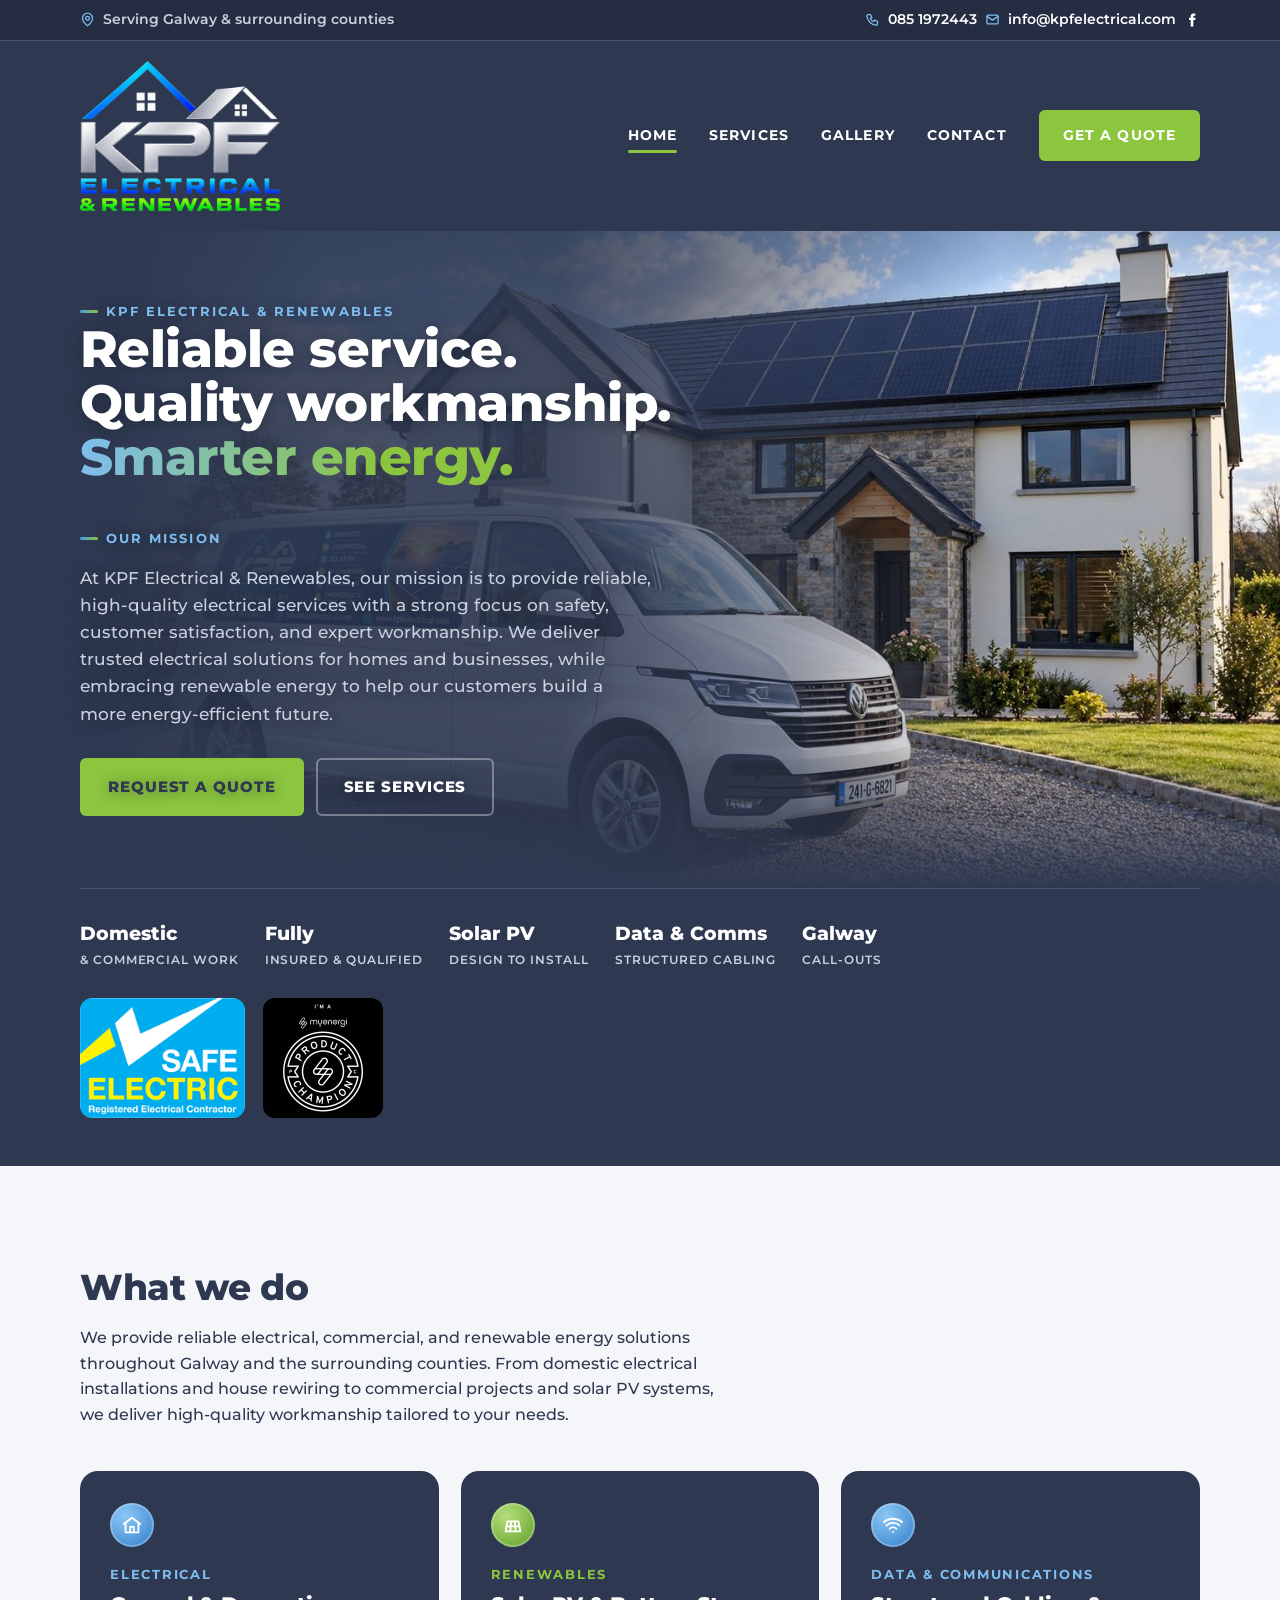
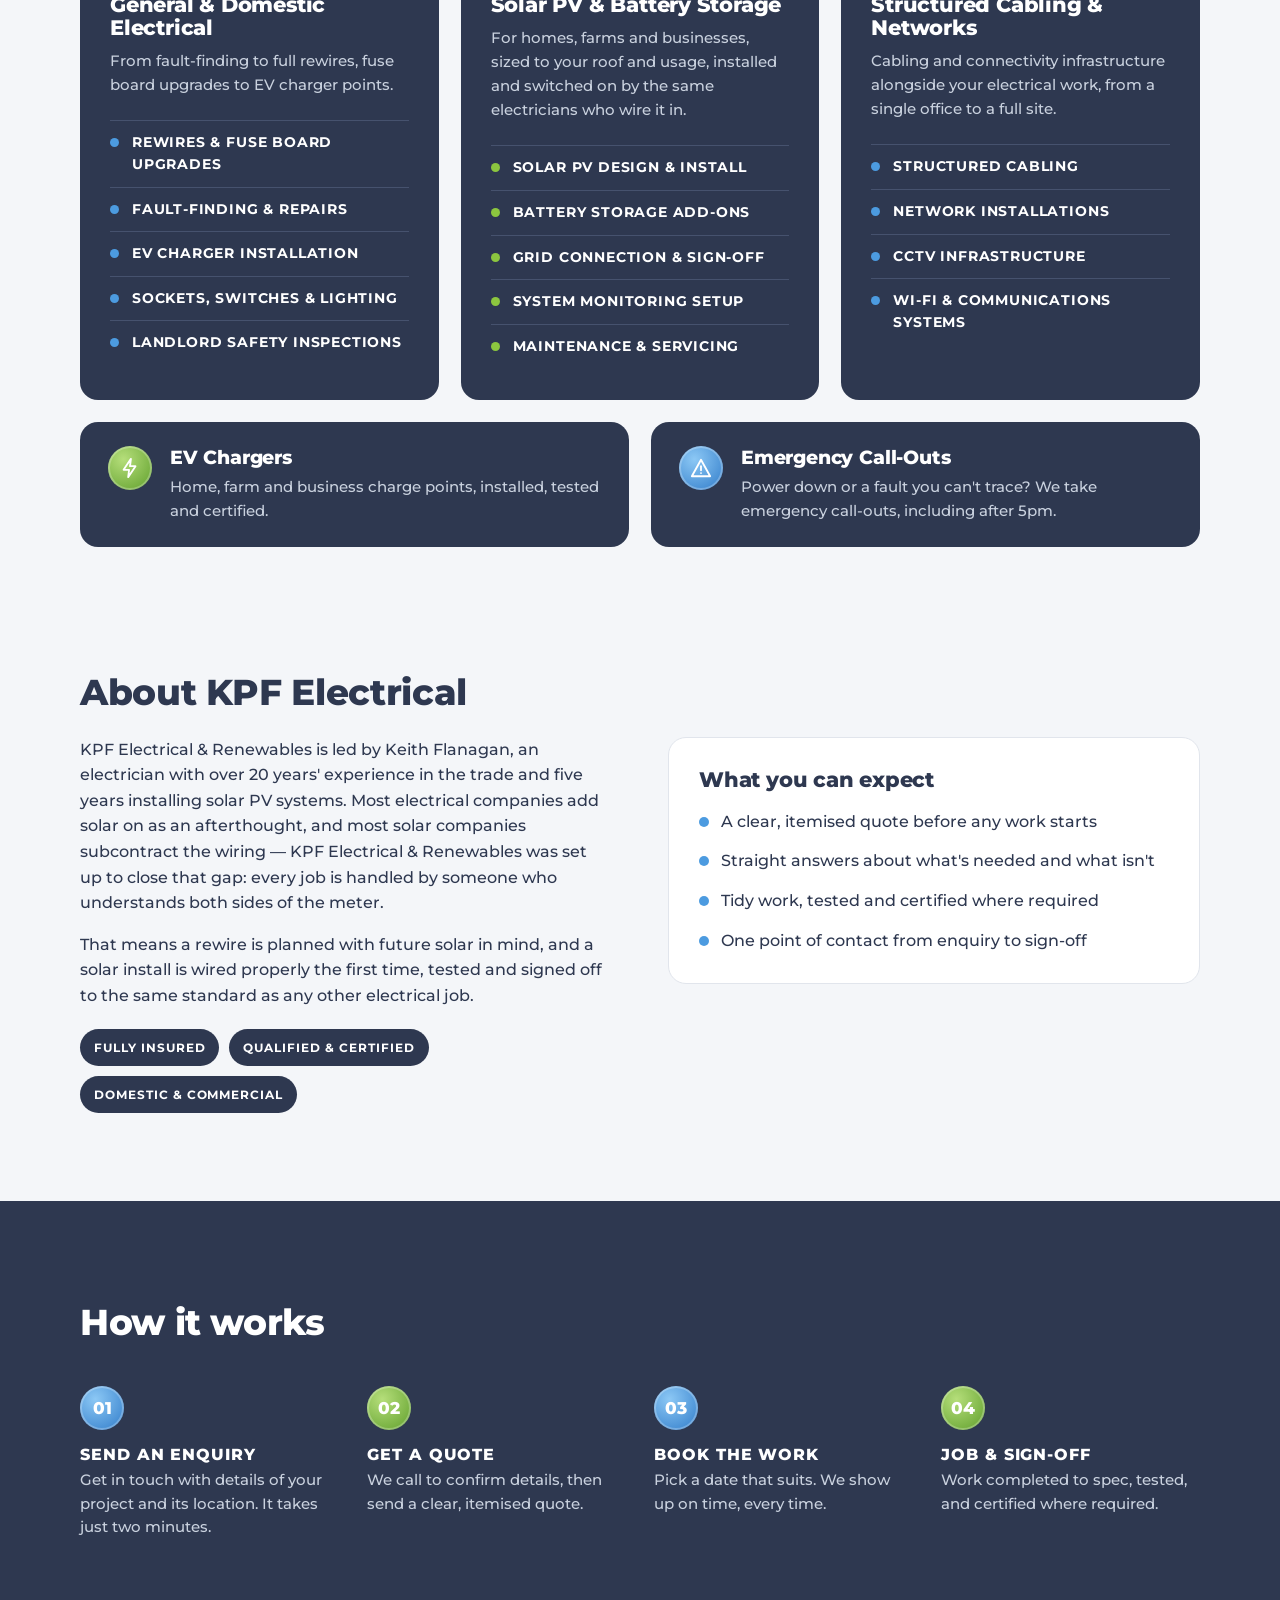
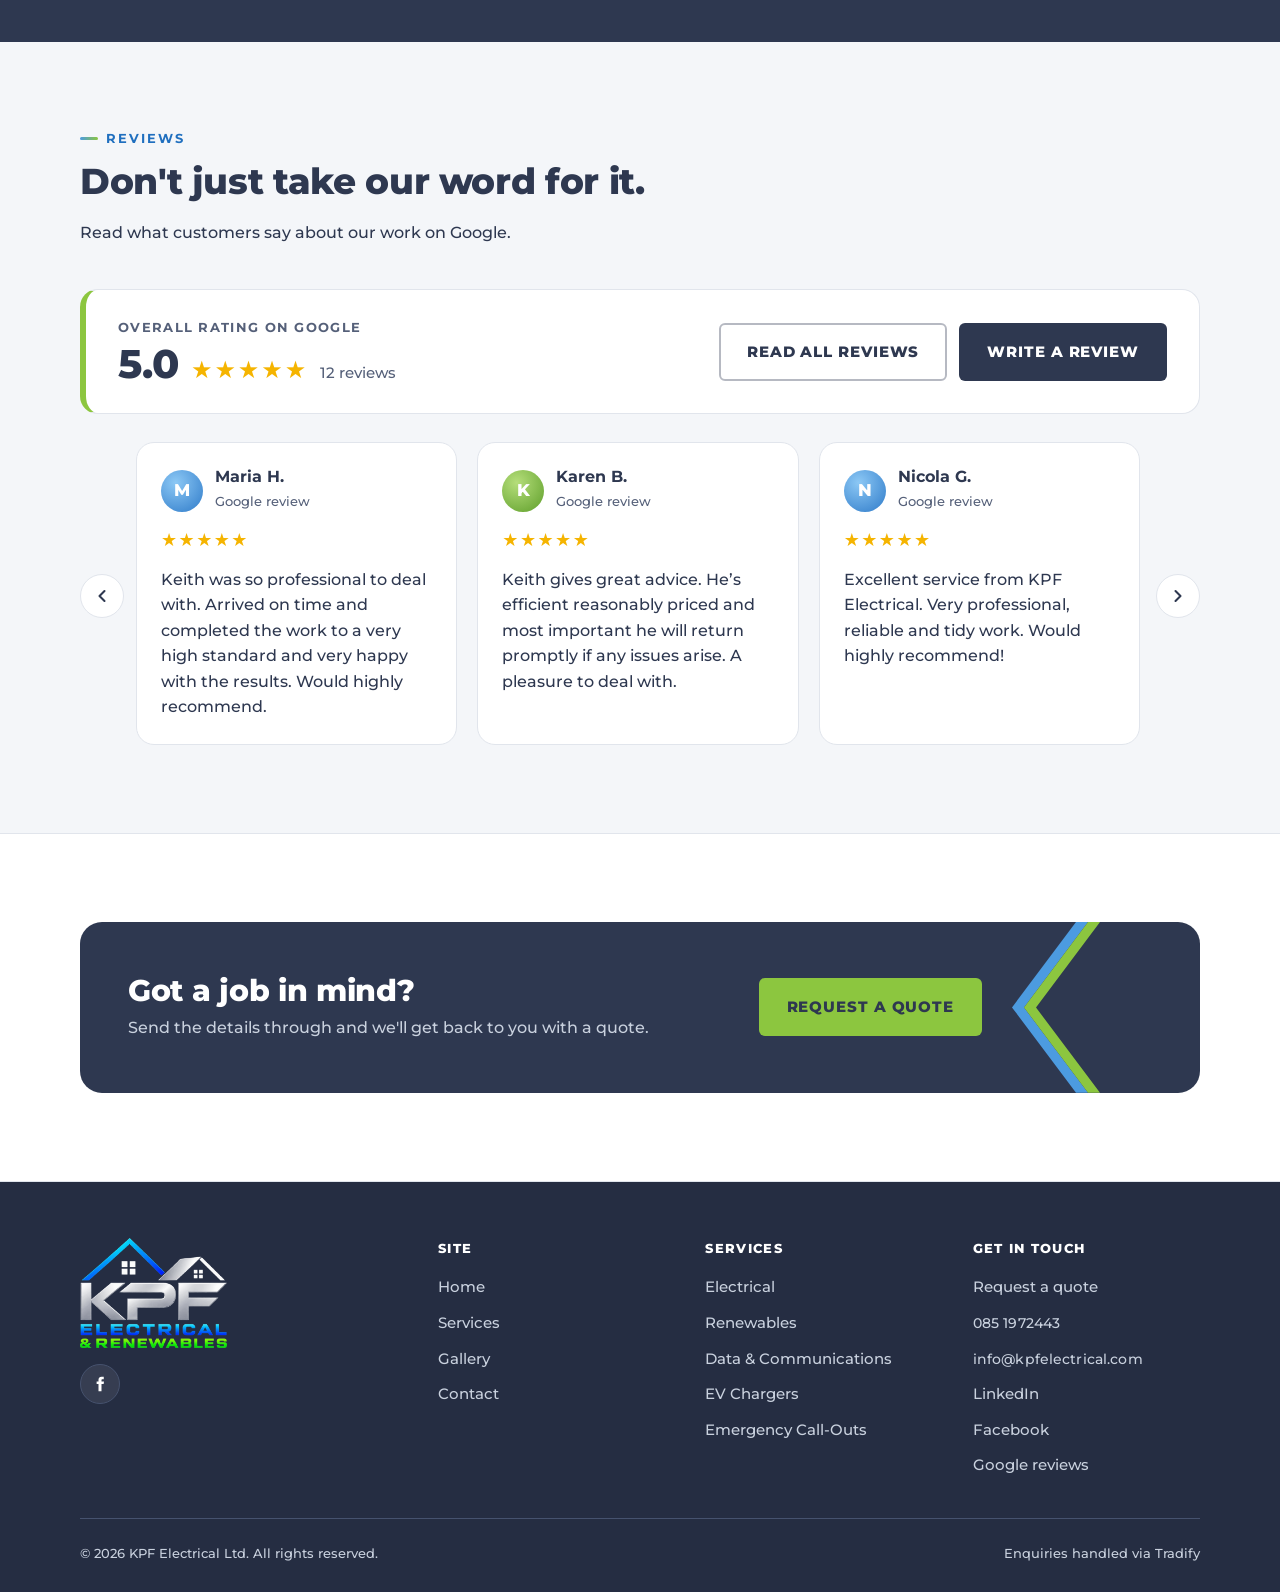
<file: index.html>
<!doctype html>
<html lang="en">
<head>
<meta charset="utf-8">
<meta name="viewport" content="width=device-width, initial-scale=1">
<title>KPF Electrical &amp; Renewables — Electricians &amp; Solar in Galway</title>
<meta name="description" content="Electricians and solar installers in Loughrea, Co. Galway: electrical work, solar PV, batteries, EV chargers and data cabling for homes, farms and businesses.">
<link rel="canonical" href="https://www.kpfelectrical.com/">
<meta property="og:type" content="website">
<meta property="og:site_name" content="KPF Electrical &amp; Renewables">
<meta property="og:locale" content="en_IE">
<meta property="og:title" content="KPF Electrical &amp; Renewables — Electricians &amp; Solar in Galway">
<meta property="og:description" content="Electricians and solar installers in Loughrea, Co. Galway: electrical work, solar PV, batteries, EV chargers and data cabling for homes, farms and businesses.">
<meta property="og:url" content="https://www.kpfelectrical.com/">
<meta property="og:image" content="https://www.kpfelectrical.com/assets/og-image.jpg">
<meta property="og:image:width" content="1200">
<meta property="og:image:height" content="630">
<meta property="og:image:alt" content="KPF Electrical &amp; Renewables logo and van outside a home with solar panels">
<meta name="twitter:card" content="summary_large_image">
<link rel="icon" href="assets/favicon.png">
<link rel="apple-touch-icon" href="assets/apple-touch-icon.png">
<link rel="stylesheet" href="assets/style.css">
<script type="application/ld+json">
{
  "@context": "https://schema.org",
  "@type": "Electrician",
  "name": "KPF Electrical & Renewables",
  "description": "Domestic and commercial electrical work, solar PV installation and battery storage, and data & communications services, based in Loughrea and covering Galway and surrounding counties.",
  "image": "https://www.kpfelectrical.com/assets/kpf-logo.png",
  "url": "https://www.kpfelectrical.com/",
  "telephone": "+353851972443",
  "email": "info@kpfelectrical.com",
  "address": {
    "@type": "PostalAddress",
    "addressLocality": "Loughrea",
    "addressRegion": "Galway",
    "addressCountry": "IE"
  },
  "hasMap": "https://maps.google.com/?cid=13044021711831501603",
  "sameAs": ["https://www.facebook.com/61592644891070"],
  "areaServed": "Galway and surrounding counties",
  "openingHoursSpecification": {
    "@type": "OpeningHoursSpecification",
    "dayOfWeek": ["Monday", "Tuesday", "Wednesday", "Thursday", "Friday"],
    "opens": "08:00",
    "closes": "17:00"
  }
}
</script>
</head>
<body>

<div class="mobile-cta">
  <a href="tel:+353851972443" class="btn btn-call"><svg viewBox="0 0 24 24" aria-hidden="true"><path d="M5 4h4l2 5-2.5 1.5a11 11 0 0 0 5 5L15 13l5 2v4a2 2 0 0 1-2 2A16 16 0 0 1 3 6a2 2 0 0 1 2-2"/></svg>Call</a>
  <a href="contact.html" class="btn btn-primary">Get a quote</a>
</div>

<div class="topbar">
  <div class="wrap">
    <span><svg viewBox="0 0 24 24" aria-hidden="true"><path d="M20 10c0 6-8 12-8 12S4 16 4 10a8 8 0 0 1 16 0z"/><circle cx="12" cy="10" r="3"/></svg>Serving Galway &amp; surrounding counties</span>
    <span class="topbar-links"><a href="tel:+353851972443"><svg viewBox="0 0 24 24" aria-hidden="true"><path d="M5 4h4l2 5-2.5 1.5a11 11 0 0 0 5 5L15 13l5 2v4a2 2 0 0 1-2 2A16 16 0 0 1 3 6a2 2 0 0 1 2-2"/></svg>085 1972443</a><a href="mailto:info@kpfelectrical.com"><svg viewBox="0 0 24 24" aria-hidden="true"><rect x="3" y="5" width="18" height="14" rx="2"/><path d="M3 7l9 6 9-6"/></svg>info@kpfelectrical.com</a><a href="https://www.facebook.com/61592644891070" target="_blank" rel="noopener" class="topbar-social" aria-label="KPF on Facebook"><svg viewBox="0 0 24 24" aria-hidden="true"><path d="M14 8.5V6.8c0-.8.5-1 1-1h2V2.2h-2.8C10.9 2.2 10 4.6 10 6.4v2.1H7.5V12H10v9.8h4V12h2.9l.4-3.5z"/></svg></a></span>
  </div>
</div>

<header class="site-header">
  <div class="wrap">
    <a class="brand" href="index.html">
      <img src="assets/kpf-logo.png" alt="KPF Electrical &amp; Renewables" width="520" height="390">
    </a>
    <nav class="nav-links" id="navLinks">
      <a href="index.html" class="active">Home</a>
      <a href="services.html">Services</a>
      <a href="gallery.html">Gallery</a>
      <a href="contact.html">Contact</a>
      <a href="contact.html" class="btn btn-primary">Get a quote</a>
    </nav>
    <button class="menu-toggle" aria-label="Open menu" aria-expanded="false">
      <svg viewBox="0 0 24 24" fill="none" stroke="currentColor" stroke-width="2"><path d="M3 6h18M3 12h18M3 18h18"/></svg>
    </button>
  </div>
</header>

<section class="hero">
  <div class="hero-main">
    <div class="hero-bg" aria-hidden="true">
      <img src="assets/van-house.jpg" alt="" width="1400" height="788" fetchpriority="high">
    </div>
    <div class="wrap">
      <div class="hero-copy">
        <span class="eyebrow on-dark">KPF Electrical &amp; Renewables</span>
        <h1>Reliable service.<br>Quality workmanship.<br><span class="grad">Smarter energy.</span></h1>
        <span class="eyebrow on-dark" style="margin-top:18px;">Our Mission</span>
        <p class="lead">At KPF Electrical &amp; Renewables, our mission is to provide reliable, high-quality electrical services with a strong focus on safety, customer satisfaction, and expert workmanship. We deliver trusted electrical solutions for homes and businesses, while embracing renewable energy to help our customers build a more energy-efficient future.</p>
        <div class="hero-ctas">
          <a href="contact.html" class="btn btn-primary">Request a quote</a>
          <a href="services.html" class="btn btn-ghost">See services</a>
        </div>
      </div>
    </div>
  </div>
  <div class="wrap">
    <div class="hero-foot">
      <div class="hero-trust">
        <div><strong>Domestic</strong>&amp; Commercial Work</div>
        <div><strong>Fully</strong>Insured &amp; Qualified</div>
        <div><strong>Solar PV</strong>Design to Install</div>
        <div><strong>Data &amp; Comms</strong>Structured Cabling</div>
        <div><strong>Galway</strong>Call-Outs</div>
      </div>
      <div class="credential-row">
        <img src="assets/safe-electric-logo.png" alt="Safe Electric registered electrical contractor">
        <img src="assets/myenergi-product-champion.png" alt="myenergi Product Champion">
      </div>
    </div>
  </div>
</section>


<section>
  <div class="wrap">
    <div class="section-head">
      <h2>What we do</h2>
      <p>We provide reliable electrical, commercial, and renewable energy solutions throughout Galway and the surrounding counties. From domestic electrical installations and house rewiring to commercial projects and solar PV systems, we deliver high-quality workmanship tailored to your needs.</p>
    </div>

    <div class="svc-grid">
      <div class="svc-card elec">
        <span class="ico" aria-hidden="true"><svg viewBox="0 0 24 24"><path d="M3 11l9-7 9 7"/><path d="M5 10v10h14V10"/><path d="M10 20v-6h4v6"/></svg></span>
        <span class="tag">Electrical</span>
        <h3>General &amp; Domestic Electrical</h3>
        <p>From fault-finding to full rewires, fuse board upgrades to EV charger points.</p>
        <ul>
          <li>Rewires &amp; fuse board upgrades</li>
          <li>Fault-finding &amp; repairs</li>
          <li>EV charger installation</li>
          <li>Sockets, switches &amp; lighting</li>
          <li>Landlord safety inspections</li>
        </ul>
      </div>
      <div class="svc-card renew">
        <span class="ico green" aria-hidden="true"><svg viewBox="0 0 24 24"><path d="M4 19l2-11h12l2 11z"/><path d="M5 13.5h14M10 8l-1 11M14 8l1 11"/></svg></span>
        <span class="tag">Renewables</span>
        <h3>Solar PV &amp; Battery Storage</h3>
        <p>For homes, farms and businesses, sized to your roof and usage, installed and switched on by the same electricians who wire it in.</p>
        <ul>
          <li>Solar PV design &amp; install</li>
          <li>Battery storage add-ons</li>
          <li>Grid connection &amp; sign-off</li>
          <li>System monitoring setup</li>
          <li>Maintenance &amp; servicing</li>
        </ul>
      </div>
      <div class="svc-card data">
        <span class="ico" aria-hidden="true"><svg viewBox="0 0 24 24"><path d="M2 9a15 15 0 0 1 20 0"/><path d="M5 12.5a10 10 0 0 1 14 0"/><path d="M8.5 16a5 5 0 0 1 7 0"/><path d="M12 19.5h.01"/></svg></span>
        <span class="tag">Data &amp; Communications</span>
        <h3>Structured Cabling &amp; Networks</h3>
        <p>Cabling and connectivity infrastructure alongside your electrical work, from a single office to a full site.</p>
        <ul>
          <li>Structured cabling</li>
          <li>Network installations</li>
          <li>CCTV infrastructure</li>
          <li>Wi-Fi &amp; communications systems</li>
        </ul>
      </div>
    </div>

    <div class="svc-extra">
      <a class="svc-mini" href="services.html#ev-chargers">
        <span class="ico green" aria-hidden="true"><svg viewBox="0 0 24 24"><path d="M13 2L5 14h6l-1 8 8-12h-6z"/></svg></span>
        <div><h3>EV Chargers</h3><p>Home, farm and business charge points, installed, tested and certified.</p></div>
      </a>
      <a class="svc-mini" href="services.html#call-outs">
        <span class="ico" aria-hidden="true"><svg viewBox="0 0 24 24"><path d="M12 3l10 18H2z"/><path d="M12 10v4.5"/><path d="M12 17.5h.01"/></svg></span>
        <div><h3>Emergency Call-Outs</h3><p>Power down or a fault you can't trace? We take emergency call-outs, including after 5pm.</p></div>
      </a>
    </div>
  </div>
</section>

<section id="about">
  <div class="wrap">
    <div class="section-head">
      <h2>About KPF Electrical</h2>
    </div>
    <div class="two-col">
      <div>
        <p>KPF Electrical &amp; Renewables is led by Keith Flanagan, an electrician with over 20 years' experience in the trade and five years installing solar PV systems. Most electrical companies add solar on as an afterthought, and most solar companies subcontract the wiring — KPF Electrical &amp; Renewables was set up to close that gap: every job is handled by someone who understands both sides of the meter.</p>
        <p>That means a rewire is planned with future solar in mind, and a solar install is wired properly the first time, tested and signed off to the same standard as any other electrical job.</p>
        <div class="badge-row">
          <span class="badge">Fully insured</span>
          <span class="badge">Qualified &amp; certified</span>
          <span class="badge">Domestic &amp; commercial</span>
        </div>
      </div>
      <div class="card">
        <h3>What you can expect</h3>
        <ul class="dot-list">
          <li>A clear, itemised quote before any work starts</li>
          <li>Straight answers about what's needed and what isn't</li>
          <li>Tidy work, tested and certified where required</li>
          <li>One point of contact from enquiry to sign-off</li>
        </ul>
      </div>
    </div>
  </div>
</section>

<section class="section-dark">
  <div class="wrap">
    <div class="section-head">
      <h2>How it works</h2>
    </div>
    <ul class="process">
      <li><span class="num">01</span><h4>Send an enquiry</h4><p>Get in touch with details of your project and its location. It takes just two minutes.</p></li>
      <li><span class="num">02</span><h4>Get a quote</h4><p>We call to confirm details, then send a clear, itemised quote.</p></li>
      <li><span class="num">03</span><h4>Book the work</h4><p>Pick a date that suits. We show up on time, every time.</p></li>
      <li><span class="num">04</span><h4>Job &amp; sign-off</h4><p>Work completed to spec, tested, and certified where required.</p></li>
    </ul>
  </div>
</section>

<section class="reviews">
  <div class="wrap">
    <div class="section-head">
      <span class="eyebrow">Reviews</span>
      <h2>Don't just take our word for it.</h2>
      <p>Read what customers say about our work on Google.</p>
    </div>

    <!-- Rating and count are copied from the Google listing by hand: update them when new reviews come in. -->
    <div class="rating-bar">
      <div>
        <span class="rating-label">Overall rating on Google</span>
        <div class="rating-score"><strong>5.0</strong><span class="stars" role="img" aria-label="5 out of 5 stars">★★★★★</span><span class="rating-count">12 reviews</span></div>
      </div>
      <div class="hero-ctas">
        <a href="https://maps.google.com/?cid=13044021711831501603" target="_blank" rel="noopener" class="btn btn-outline">Read all reviews</a>
        <a href="https://g.page/r/CSMLMwCjrAW1EBM/review" target="_blank" rel="noopener" class="btn btn-dark">Write a review</a>
      </div>
    </div>

    <div class="review-carousel">
      <button class="carousel-btn" data-dir="-1" aria-label="Previous reviews"><svg viewBox="0 0 24 24" aria-hidden="true"><path d="M15 18l-6-6 6-6"/></svg></button>
      <div class="review-track" tabindex="0" aria-label="Customer reviews">
        <!-- Reviews copied from KPF's Google listing (picked by Kieran, 2026-10-22). One <article> per review. -->
        <article class="review-card">
          <div class="review-head"><span class="avatar" aria-hidden="true">M</span><div><strong>Maria H.</strong><span>Google review</span></div></div>
          <span class="stars" role="img" aria-label="5 out of 5 stars">★★★★★</span>
          <p>Keith was so professional to deal with. Arrived on time and completed the work to a very high standard and very happy with the results. Would highly recommend.</p>
        </article>
        <article class="review-card">
          <div class="review-head"><span class="avatar green" aria-hidden="true">K</span><div><strong>Karen B.</strong><span>Google review</span></div></div>
          <span class="stars" role="img" aria-label="5 out of 5 stars">★★★★★</span>
          <p>Keith gives great advice. He&rsquo;s efficient reasonably priced and most important he will return promptly if any issues arise. A pleasure to deal with.</p>
        </article>
        <article class="review-card">
          <div class="review-head"><span class="avatar" aria-hidden="true">N</span><div><strong>Nicola G.</strong><span>Google review</span></div></div>
          <span class="stars" role="img" aria-label="5 out of 5 stars">★★★★★</span>
          <p>Excellent service from KPF Electrical. Very professional, reliable and tidy work. Would highly recommend!</p>
        </article>
        <article class="review-card">
          <div class="review-head"><span class="avatar green" aria-hidden="true">C</span><div><strong>Catherine L.</strong><span>Google review</span></div></div>
          <span class="stars" role="img" aria-label="5 out of 5 stars">★★★★★</span>
          <p>Very professional. No delay from contacting and installing. Highly recommended</p>
        </article>
      </div>
      <button class="carousel-btn" data-dir="1" aria-label="Next reviews"><svg viewBox="0 0 24 24" aria-hidden="true"><path d="M9 18l6-6-6-6"/></svg></button>
    </div>
  </div>
</section>

<section class="section-alt">
  <div class="wrap">
    <div class="cta-band">
      <div>
        <h3>Got a job in mind?</h3>
        <p>Send the details through and we'll get back to you with a quote.</p>
      </div>
      <a href="contact.html" class="btn btn-primary">Request a quote</a>
    </div>
  </div>
</section>

<footer class="site-footer">
  <div class="wrap">
    <div class="footer-grid">
      <div>
        <div class="footer-brand">
          <img src="assets/kpf-logo.png" alt="KPF Electrical &amp; Renewables" width="520" height="390" loading="lazy">
        </div>
        <div class="social-row">
          <a href="https://www.facebook.com/61592644891070" target="_blank" rel="noopener" class="social-btn" aria-label="KPF on Facebook"><svg viewBox="0 0 24 24" aria-hidden="true"><path d="M14 8.5V6.8c0-.8.5-1 1-1h2V2.2h-2.8C10.9 2.2 10 4.6 10 6.4v2.1H7.5V12H10v9.8h4V12h2.9l.4-3.5z"/></svg></a>
        </div>
      </div>
      <div>
        <h5>Site</h5>
        <ul>
          <li><a href="index.html">Home</a></li>
          <li><a href="services.html">Services</a></li>
          <li><a href="gallery.html">Gallery</a></li>
          <li><a href="contact.html">Contact</a></li>
        </ul>
      </div>
      <div>
        <h5>Services</h5>
        <ul>
          <li><a href="services.html#electrical">Electrical</a></li>
          <li><a href="services.html#renewables">Renewables</a></li>
          <li><a href="services.html#data">Data &amp; Communications</a></li>
          <li><a href="services.html#ev-chargers">EV Chargers</a></li>
          <li><a href="services.html#call-outs">Emergency Call-Outs</a></li>
        </ul>
      </div>
      <div>
        <h5>Get in touch</h5>
        <ul>
          <li><a href="contact.html">Request a quote</a></li>
          <li><a href="tel:+353851972443" class="mono" style="font-size:13.5px;">085 1972443</a></li>
          <li><a href="mailto:info@kpfelectrical.com" class="mono" style="font-size:13.5px;">info@kpfelectrical.com</a></li>
          <li><a href="https://www.linkedin.com/in/keith-flanagan-b7485545/" target="_blank" rel="noopener">LinkedIn</a></li>
          <li><a href="https://www.facebook.com/61592644891070" target="_blank" rel="noopener">Facebook</a></li>
          <li><a href="https://maps.google.com/?cid=13044021711831501603" target="_blank" rel="noopener">Google reviews</a></li>
        </ul>
      </div>
    </div>
    <div class="footer-bottom">
      <span>© <span id="year"></span> KPF Electrical Ltd. All rights reserved.</span>
      <span>Enquiries handled via Tradify</span>
    </div>
  </div>
</footer>

<script src="assets/script.js"></script>
<script>document.getElementById('year').textContent = new Date().getFullYear();</script>
</body>
</html>
</file>
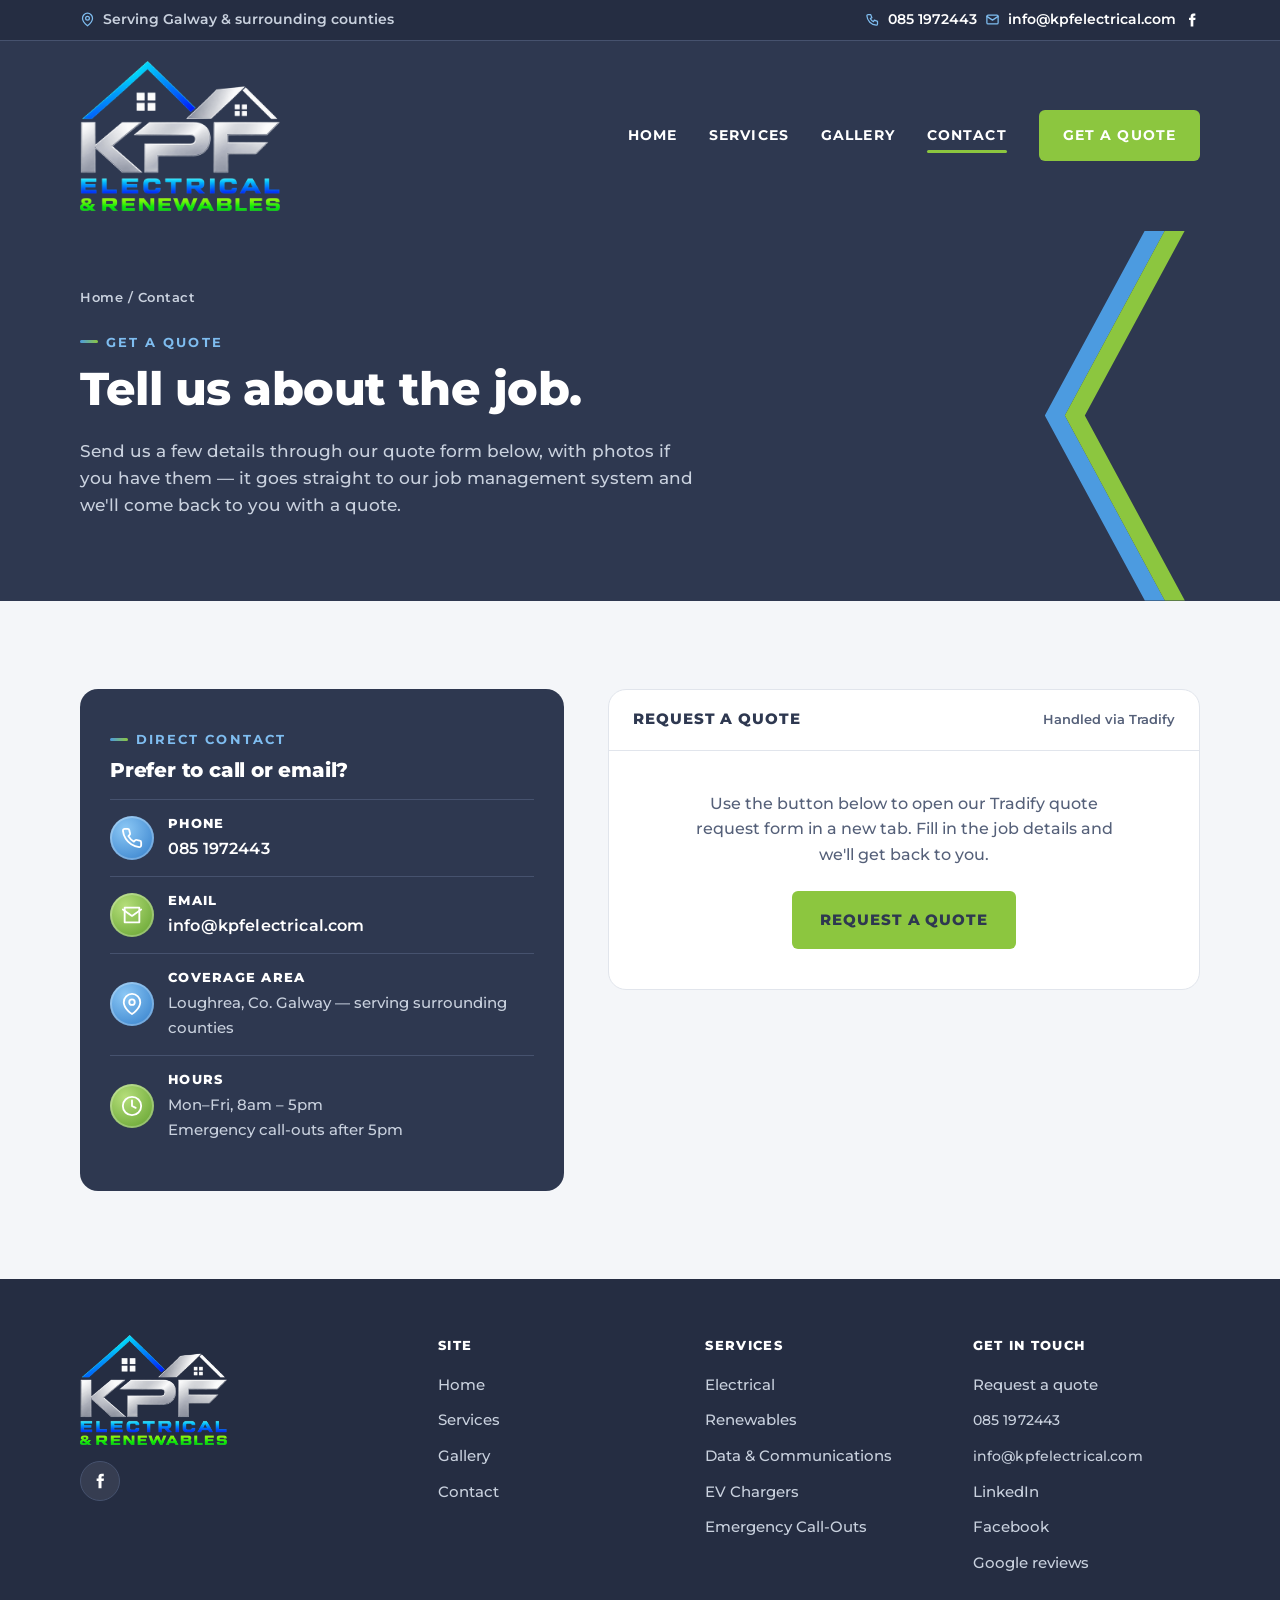
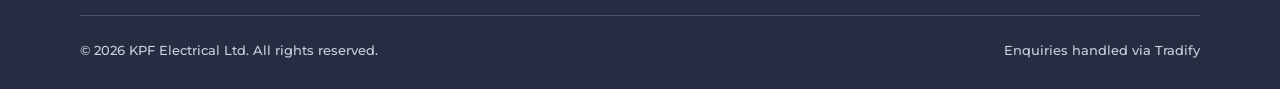
<file: contact.html>
<!doctype html>
<html lang="en">
<head>
<meta charset="utf-8">
<meta name="viewport" content="width=device-width, initial-scale=1">
<title>Get a Quote in Galway — KPF Electrical &amp; Renewables</title>
<meta name="description" content="Get a quote from KPF Electrical &amp; Renewables in Loughrea, Co. Galway. Call 085 1972443, email us, or send the job details through our quote form.">
<link rel="canonical" href="https://www.kpfelectrical.com/contact.html">
<meta property="og:type" content="website">
<meta property="og:site_name" content="KPF Electrical &amp; Renewables">
<meta property="og:locale" content="en_IE">
<meta property="og:title" content="Get a Quote in Galway — KPF Electrical &amp; Renewables">
<meta property="og:description" content="Get a quote from KPF Electrical &amp; Renewables in Loughrea, Co. Galway. Call 085 1972443, email us, or send the job details through our quote form.">
<meta property="og:url" content="https://www.kpfelectrical.com/contact.html">
<meta property="og:image" content="https://www.kpfelectrical.com/assets/og-image.jpg">
<meta property="og:image:width" content="1200">
<meta property="og:image:height" content="630">
<meta property="og:image:alt" content="KPF Electrical &amp; Renewables logo and van outside a home with solar panels">
<meta name="twitter:card" content="summary_large_image">
<link rel="icon" href="assets/favicon.png">
<link rel="apple-touch-icon" href="assets/apple-touch-icon.png">
<link rel="stylesheet" href="assets/style.css">
<script type="application/ld+json">
{
  "@context": "https://schema.org",
  "@type": "Electrician",
  "name": "KPF Electrical & Renewables",
  "description": "Domestic and commercial electrical work, solar PV installation and battery storage, and data & communications services, based in Loughrea and covering Galway and surrounding counties.",
  "image": "https://www.kpfelectrical.com/assets/kpf-logo.png",
  "url": "https://www.kpfelectrical.com/",
  "telephone": "+353851972443",
  "email": "info@kpfelectrical.com",
  "address": {
    "@type": "PostalAddress",
    "addressLocality": "Loughrea",
    "addressRegion": "Galway",
    "addressCountry": "IE"
  },
  "hasMap": "https://maps.google.com/?cid=13044021711831501603",
  "sameAs": ["https://www.facebook.com/61592644891070"],
  "areaServed": "Galway and surrounding counties",
  "openingHoursSpecification": {
    "@type": "OpeningHoursSpecification",
    "dayOfWeek": ["Monday", "Tuesday", "Wednesday", "Thursday", "Friday"],
    "opens": "08:00",
    "closes": "17:00"
  }
}
</script>
</head>
<body>

<div class="mobile-cta">
  <a href="tel:+353851972443" class="btn btn-call"><svg viewBox="0 0 24 24" aria-hidden="true"><path d="M5 4h4l2 5-2.5 1.5a11 11 0 0 0 5 5L15 13l5 2v4a2 2 0 0 1-2 2A16 16 0 0 1 3 6a2 2 0 0 1 2-2"/></svg>Call</a>
  <a href="contact.html" class="btn btn-primary">Get a quote</a>
</div>

<div class="topbar">
  <div class="wrap">
    <span><svg viewBox="0 0 24 24" aria-hidden="true"><path d="M20 10c0 6-8 12-8 12S4 16 4 10a8 8 0 0 1 16 0z"/><circle cx="12" cy="10" r="3"/></svg>Serving Galway &amp; surrounding counties</span>
    <span class="topbar-links"><a href="tel:+353851972443"><svg viewBox="0 0 24 24" aria-hidden="true"><path d="M5 4h4l2 5-2.5 1.5a11 11 0 0 0 5 5L15 13l5 2v4a2 2 0 0 1-2 2A16 16 0 0 1 3 6a2 2 0 0 1 2-2"/></svg>085 1972443</a><a href="mailto:info@kpfelectrical.com"><svg viewBox="0 0 24 24" aria-hidden="true"><rect x="3" y="5" width="18" height="14" rx="2"/><path d="M3 7l9 6 9-6"/></svg>info@kpfelectrical.com</a><a href="https://www.facebook.com/61592644891070" target="_blank" rel="noopener" class="topbar-social" aria-label="KPF on Facebook"><svg viewBox="0 0 24 24" aria-hidden="true"><path d="M14 8.5V6.8c0-.8.5-1 1-1h2V2.2h-2.8C10.9 2.2 10 4.6 10 6.4v2.1H7.5V12H10v9.8h4V12h2.9l.4-3.5z"/></svg></a></span>
  </div>
</div>

<header class="site-header">
  <div class="wrap">
    <a class="brand" href="index.html">
      <img src="assets/kpf-logo.png" alt="KPF Electrical &amp; Renewables" width="520" height="390">
    </a>
    <nav class="nav-links" id="navLinks">
      <a href="index.html">Home</a>
      <a href="services.html">Services</a>
      <a href="gallery.html">Gallery</a>
      <a href="contact.html" class="active">Contact</a>
      <a href="contact.html" class="btn btn-primary">Get a quote</a>
    </nav>
    <button class="menu-toggle" aria-label="Open menu" aria-expanded="false">
      <svg viewBox="0 0 24 24" fill="none" stroke="currentColor" stroke-width="2"><path d="M3 6h18M3 12h18M3 18h18"/></svg>
    </button>
  </div>
</header>

<section class="page-hero">
  <div class="wrap">
    <div class="crumb"><a href="index.html">Home</a> / Contact</div>
    <span class="eyebrow on-dark">Get a quote</span>
    <h1>Tell us about the job.</h1>
    <p>Send us a few details through our quote form below, with photos if you have them — it goes straight to our job management system and we'll come back to you with a quote.</p>
  </div>
</section>


<section>
  <div class="wrap">
    <div class="contact-grid">

      <div>
        <div class="info-card">
          <span class="eyebrow on-dark">Direct contact</span>
          <h3 style="margin-top:10px;">Prefer to call or email?</h3>
          <ul class="info-list">
            <li>
              <span class="ico"><svg viewBox="0 0 24 24" fill="none" stroke-width="2" stroke-linecap="round" stroke-linejoin="round"><path d="M22 16.92v3a2 2 0 0 1-2.18 2 19.79 19.79 0 0 1-8.63-3.07 19.5 19.5 0 0 1-6-6 19.79 19.79 0 0 1-3.07-8.67A2 2 0 0 1 4.11 2h3a2 2 0 0 1 2 1.72c.13.96.36 1.9.7 2.81a2 2 0 0 1-.45 2.11L8.09 9.91a16 16 0 0 0 6 6l1.27-1.27a2 2 0 0 1 2.11-.45c.91.34 1.85.57 2.81.7A2 2 0 0 1 22 16.92z"/></svg></span>
              <div><strong>Phone</strong><a href="tel:+353851972443" class="mono">085 1972443</a></div>
            </li>
            <li>
              <span class="ico green"><svg viewBox="0 0 24 24" fill="none" stroke-width="2" stroke-linecap="round" stroke-linejoin="round"><path d="M4 4h16v16H4z"/><path d="M22 6l-10 7L2 6"/></svg></span>
              <div><strong>Email</strong><a href="mailto:info@kpfelectrical.com" class="mono">info@kpfelectrical.com</a></div>
            </li>
            <li>
              <span class="ico"><svg viewBox="0 0 24 24" fill="none" stroke-width="2" stroke-linecap="round" stroke-linejoin="round"><path d="M21 10c0 7-9 13-9 13S3 17 3 10a9 9 0 0 1 18 0z"/><circle cx="12" cy="10" r="3"/></svg></span>
              <div><strong>Coverage area</strong><span>Loughrea, Co. Galway — serving surrounding counties</span></div>
            </li>
            <li>
              <span class="ico green"><svg viewBox="0 0 24 24" fill="none" stroke-width="2" stroke-linecap="round" stroke-linejoin="round"><circle cx="12" cy="12" r="10"/><path d="M12 6v6l4 2"/></svg></span>
              <div><strong>Hours</strong><span>Mon–Fri, 8am – 5pm<br>Emergency call-outs after 5pm</span></div>
            </li>
          </ul>
        </div>
      </div>

      <div class="form-frame-wrap">
        <div class="form-frame-head">
          <h4>Request a quote</h4>
          <span>Handled via Tradify</span>
        </div>
        <div style="padding:40px 30px; text-align:center;">
          <p style="max-width:38ch; margin:0 auto 24px; color:var(--muted);">Use the button below to open our Tradify quote request form in a new tab. Fill in the job details and we'll get back to you.</p>
          <a href="https://tradehq.com/kpfelectrical/enquire" target="_blank" rel="noopener" class="btn btn-primary">Request a quote</a>
        </div>
      </div>

    </div>
  </div>
</section>

<footer class="site-footer">
  <div class="wrap">
    <div class="footer-grid">
      <div>
        <div class="footer-brand">
          <img src="assets/kpf-logo.png" alt="KPF Electrical &amp; Renewables" width="520" height="390" loading="lazy">
        </div>
        <div class="social-row">
          <a href="https://www.facebook.com/61592644891070" target="_blank" rel="noopener" class="social-btn" aria-label="KPF on Facebook"><svg viewBox="0 0 24 24" aria-hidden="true"><path d="M14 8.5V6.8c0-.8.5-1 1-1h2V2.2h-2.8C10.9 2.2 10 4.6 10 6.4v2.1H7.5V12H10v9.8h4V12h2.9l.4-3.5z"/></svg></a>
        </div>
      </div>
      <div>
        <h5>Site</h5>
        <ul>
          <li><a href="index.html">Home</a></li>
          <li><a href="services.html">Services</a></li>
          <li><a href="gallery.html">Gallery</a></li>
          <li><a href="contact.html">Contact</a></li>
        </ul>
      </div>
      <div>
        <h5>Services</h5>
        <ul>
          <li><a href="services.html#electrical">Electrical</a></li>
          <li><a href="services.html#renewables">Renewables</a></li>
          <li><a href="services.html#data">Data &amp; Communications</a></li>
          <li><a href="services.html#ev-chargers">EV Chargers</a></li>
          <li><a href="services.html#call-outs">Emergency Call-Outs</a></li>
        </ul>
      </div>
      <div>
        <h5>Get in touch</h5>
        <ul>
          <li><a href="contact.html">Request a quote</a></li>
          <li><a href="tel:+353851972443" class="mono" style="font-size:13.5px;">085 1972443</a></li>
          <li><a href="mailto:info@kpfelectrical.com" class="mono" style="font-size:13.5px;">info@kpfelectrical.com</a></li>
          <li><a href="https://www.linkedin.com/in/keith-flanagan-b7485545/" target="_blank" rel="noopener">LinkedIn</a></li>
          <li><a href="https://www.facebook.com/61592644891070" target="_blank" rel="noopener">Facebook</a></li>
          <li><a href="https://maps.google.com/?cid=13044021711831501603" target="_blank" rel="noopener">Google reviews</a></li>
        </ul>
      </div>
    </div>
    <div class="footer-bottom">
      <span>© <span id="year"></span> KPF Electrical Ltd. All rights reserved.</span>
      <span>Enquiries handled via Tradify</span>
    </div>
  </div>
</footer>

<script src="assets/script.js"></script>
<script>document.getElementById('year').textContent = new Date().getFullYear();</script>
</body>
</html>
</file>
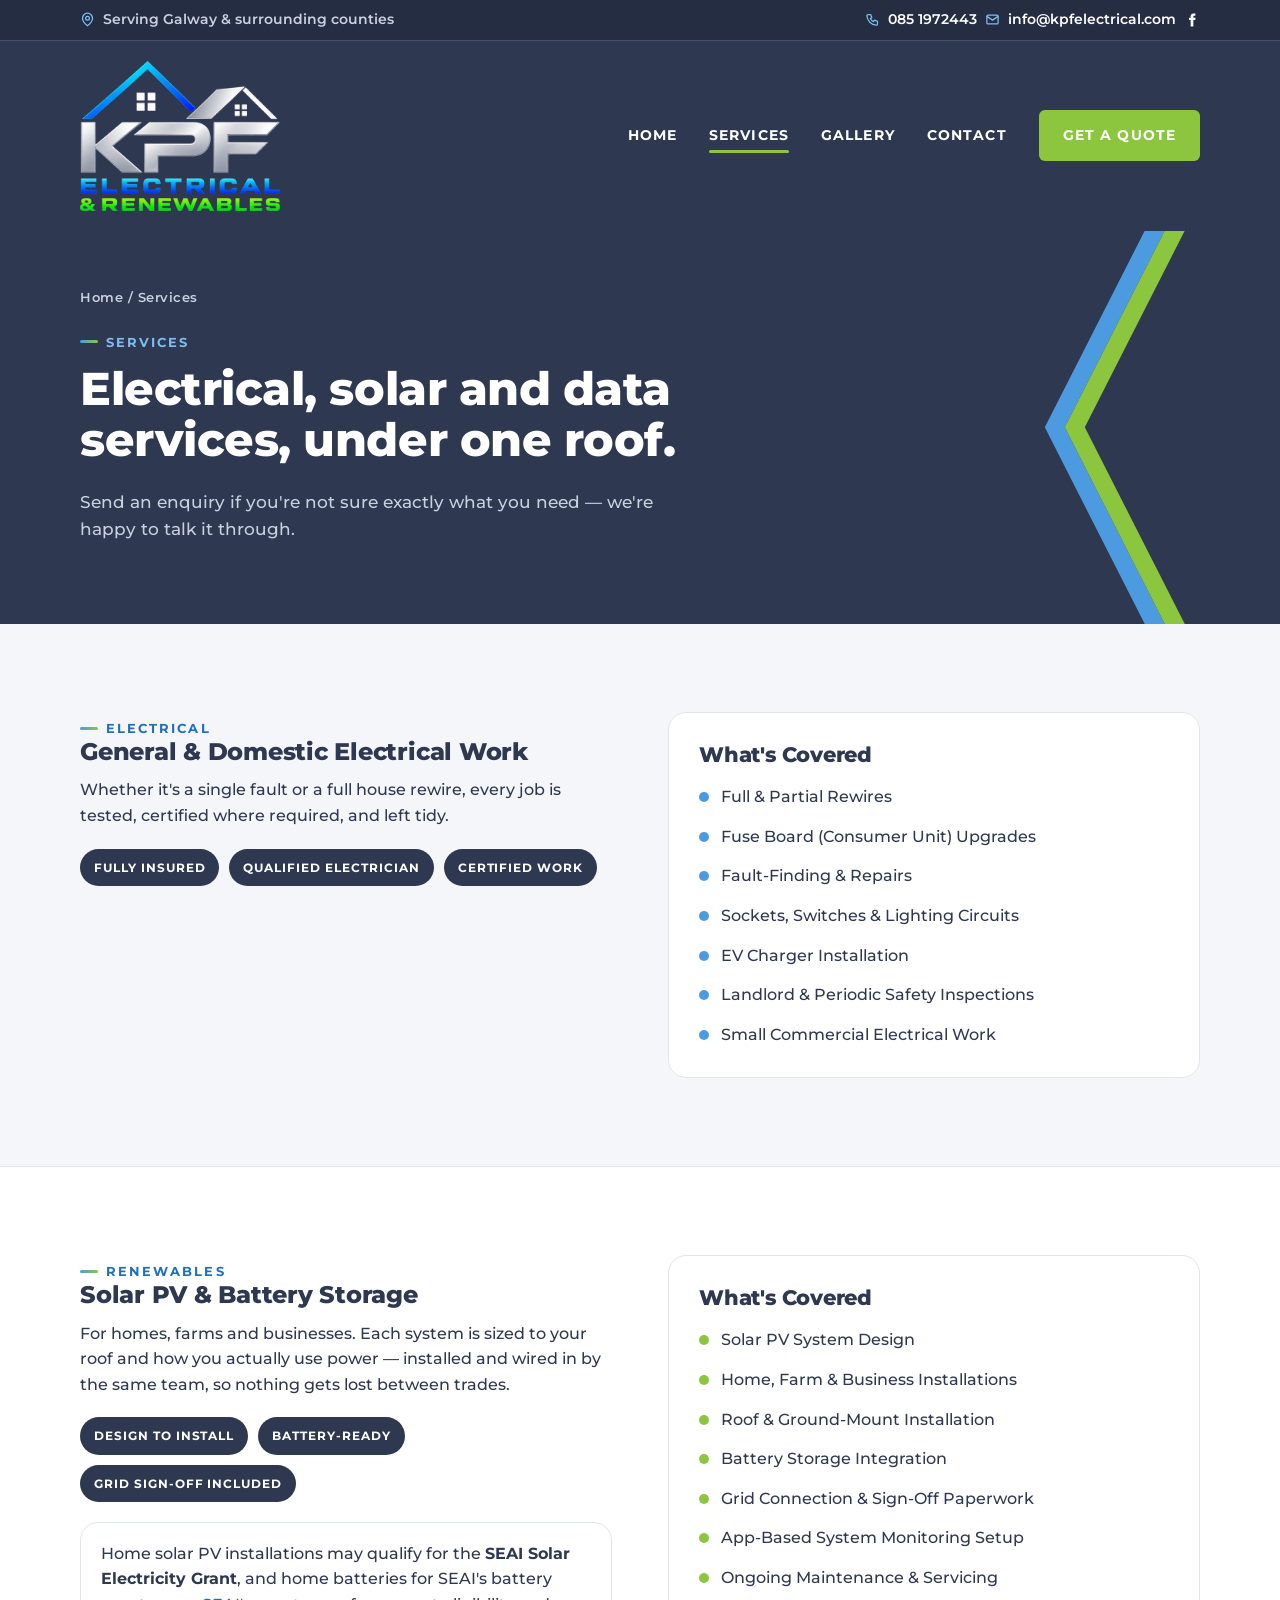
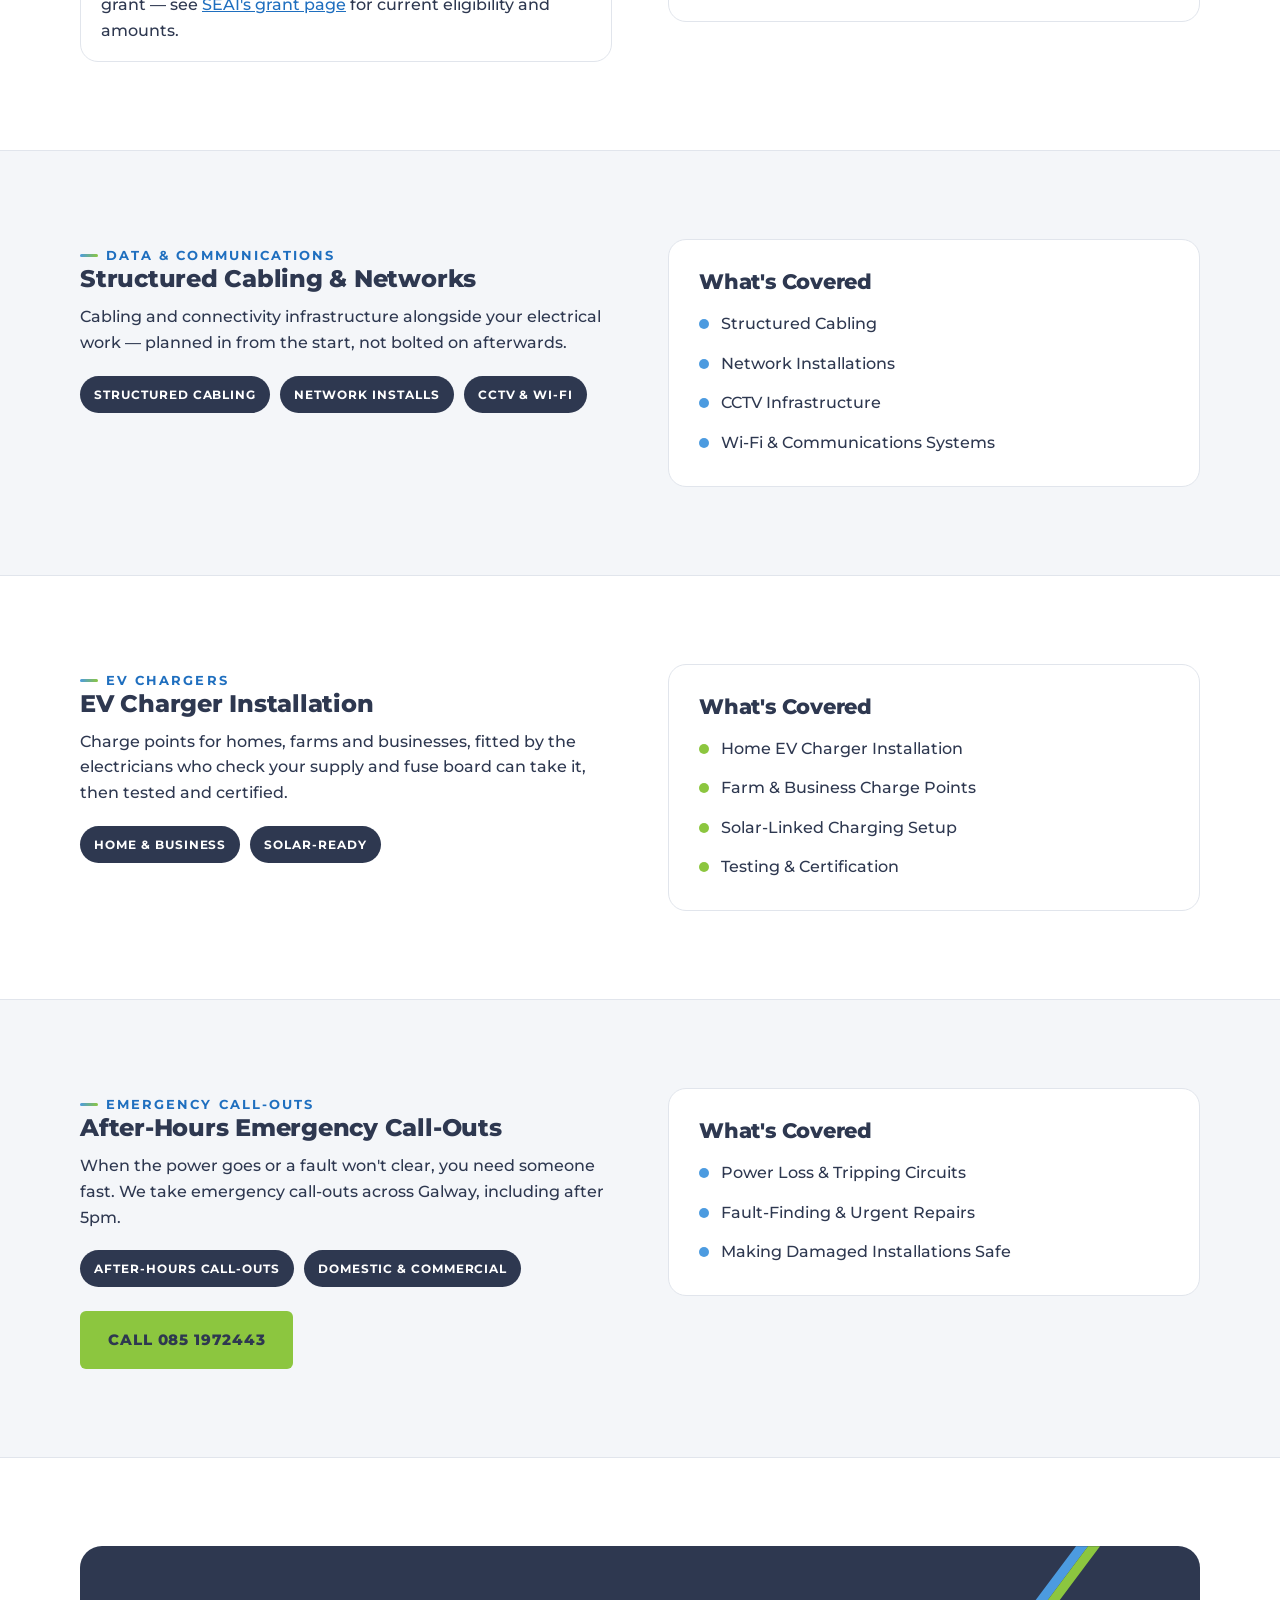
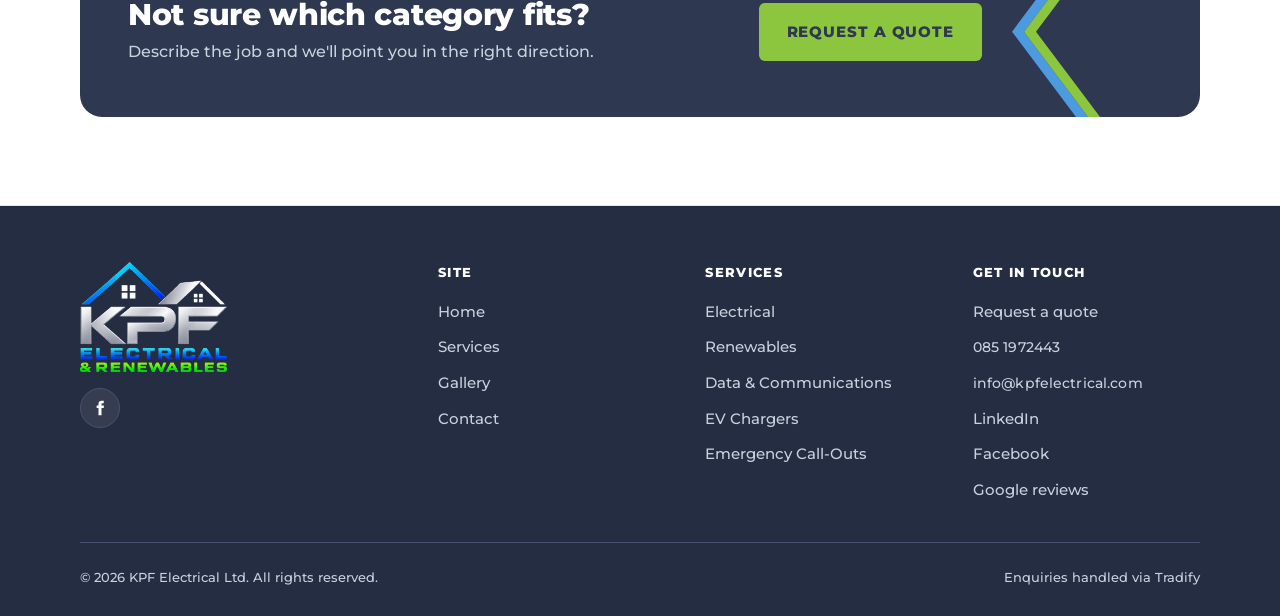
<file: services.html>
<!doctype html>
<html lang="en">
<head>
<meta charset="utf-8">
<meta name="viewport" content="width=device-width, initial-scale=1">
<title>Electrical, Solar &amp; EV Charger Services in Galway — KPF Electrical &amp; Renewables</title>
<meta name="description" content="Electrical work, solar PV and batteries, EV chargers, data cabling and emergency call-outs across Galway, from KPF Electrical &amp; Renewables in Loughrea.">
<link rel="canonical" href="https://www.kpfelectrical.com/services.html">
<meta property="og:type" content="website">
<meta property="og:site_name" content="KPF Electrical &amp; Renewables">
<meta property="og:locale" content="en_IE">
<meta property="og:title" content="Electrical, Solar &amp; EV Charger Services in Galway — KPF Electrical &amp; Renewables">
<meta property="og:description" content="Electrical work, solar PV and batteries, EV chargers, data cabling and emergency call-outs across Galway, from KPF Electrical &amp; Renewables in Loughrea.">
<meta property="og:url" content="https://www.kpfelectrical.com/services.html">
<meta property="og:image" content="https://www.kpfelectrical.com/assets/og-image.jpg">
<meta property="og:image:width" content="1200">
<meta property="og:image:height" content="630">
<meta property="og:image:alt" content="KPF Electrical &amp; Renewables logo and van outside a home with solar panels">
<meta name="twitter:card" content="summary_large_image">
<link rel="icon" href="assets/favicon.png">
<link rel="apple-touch-icon" href="assets/apple-touch-icon.png">
<link rel="stylesheet" href="assets/style.css">
<script type="application/ld+json">
{
  "@context": "https://schema.org",
  "@type": "Electrician",
  "name": "KPF Electrical & Renewables",
  "description": "Domestic and commercial electrical work, solar PV installation and battery storage, and data & communications services, based in Loughrea and covering Galway and surrounding counties.",
  "image": "https://www.kpfelectrical.com/assets/kpf-logo.png",
  "url": "https://www.kpfelectrical.com/",
  "telephone": "+353851972443",
  "email": "info@kpfelectrical.com",
  "address": {
    "@type": "PostalAddress",
    "addressLocality": "Loughrea",
    "addressRegion": "Galway",
    "addressCountry": "IE"
  },
  "hasMap": "https://maps.google.com/?cid=13044021711831501603",
  "sameAs": ["https://www.facebook.com/61592644891070"],
  "areaServed": "Galway and surrounding counties",
  "openingHoursSpecification": {
    "@type": "OpeningHoursSpecification",
    "dayOfWeek": ["Monday", "Tuesday", "Wednesday", "Thursday", "Friday"],
    "opens": "08:00",
    "closes": "17:00"
  }
}
</script>
</head>
<body>

<div class="mobile-cta">
  <a href="tel:+353851972443" class="btn btn-call"><svg viewBox="0 0 24 24" aria-hidden="true"><path d="M5 4h4l2 5-2.5 1.5a11 11 0 0 0 5 5L15 13l5 2v4a2 2 0 0 1-2 2A16 16 0 0 1 3 6a2 2 0 0 1 2-2"/></svg>Call</a>
  <a href="contact.html" class="btn btn-primary">Get a quote</a>
</div>

<div class="topbar">
  <div class="wrap">
    <span><svg viewBox="0 0 24 24" aria-hidden="true"><path d="M20 10c0 6-8 12-8 12S4 16 4 10a8 8 0 0 1 16 0z"/><circle cx="12" cy="10" r="3"/></svg>Serving Galway &amp; surrounding counties</span>
    <span class="topbar-links"><a href="tel:+353851972443"><svg viewBox="0 0 24 24" aria-hidden="true"><path d="M5 4h4l2 5-2.5 1.5a11 11 0 0 0 5 5L15 13l5 2v4a2 2 0 0 1-2 2A16 16 0 0 1 3 6a2 2 0 0 1 2-2"/></svg>085 1972443</a><a href="mailto:info@kpfelectrical.com"><svg viewBox="0 0 24 24" aria-hidden="true"><rect x="3" y="5" width="18" height="14" rx="2"/><path d="M3 7l9 6 9-6"/></svg>info@kpfelectrical.com</a><a href="https://www.facebook.com/61592644891070" target="_blank" rel="noopener" class="topbar-social" aria-label="KPF on Facebook"><svg viewBox="0 0 24 24" aria-hidden="true"><path d="M14 8.5V6.8c0-.8.5-1 1-1h2V2.2h-2.8C10.9 2.2 10 4.6 10 6.4v2.1H7.5V12H10v9.8h4V12h2.9l.4-3.5z"/></svg></a></span>
  </div>
</div>

<header class="site-header">
  <div class="wrap">
    <a class="brand" href="index.html">
      <img src="assets/kpf-logo.png" alt="KPF Electrical &amp; Renewables" width="520" height="390">
    </a>
    <nav class="nav-links" id="navLinks">
      <a href="index.html">Home</a>
      <a href="services.html" class="active">Services</a>
      <a href="gallery.html">Gallery</a>
      <a href="contact.html">Contact</a>
      <a href="contact.html" class="btn btn-primary">Get a quote</a>
    </nav>
    <button class="menu-toggle" aria-label="Open menu" aria-expanded="false">
      <svg viewBox="0 0 24 24" fill="none" stroke="currentColor" stroke-width="2"><path d="M3 6h18M3 12h18M3 18h18"/></svg>
    </button>
  </div>
</header>

<section class="page-hero">
  <div class="wrap">
    <div class="crumb"><a href="index.html">Home</a> / Services</div>
    <span class="eyebrow on-dark">Services</span>
    <h1>Electrical, solar and data services, under one roof.</h1>
    <p>Send an enquiry if you're not sure exactly what you need — we're happy to talk it through.</p>
  </div>
</section>


<section id="electrical">
  <div class="wrap">
    <div class="two-col">
      <div>
        <span class="eyebrow">Electrical</span>
        <h2>General &amp; Domestic Electrical Work</h2>
        <p>Whether it's a single fault or a full house rewire, every job is tested, certified where required, and left tidy.</p>
        <div class="badge-row">
          <span class="badge">Fully insured</span>
          <span class="badge">Qualified electrician</span>
          <span class="badge">Certified work</span>
        </div>
      </div>
      <div class="card">
        <h3>What's Covered</h3>
        <ul class="dot-list">
          <li>Full &amp; Partial Rewires</li>
          <li>Fuse Board (Consumer Unit) Upgrades</li>
          <li>Fault-Finding &amp; Repairs</li>
          <li>Sockets, Switches &amp; Lighting Circuits</li>
          <li>EV Charger Installation</li>
          <li>Landlord &amp; Periodic Safety Inspections</li>
          <li>Small Commercial Electrical Work</li>
        </ul>
      </div>
    </div>
  </div>
</section>

<section class="section-alt" id="renewables">
  <div class="wrap">
    <div class="two-col">
      <div class="card" style="order:2;">
        <h3>What's Covered</h3>
        <ul class="dot-list green">
          <li>Solar PV System Design</li>
          <li>Home, Farm &amp; Business Installations</li>
          <li>Roof &amp; Ground-Mount Installation</li>
          <li>Battery Storage Integration</li>
          <li>Grid Connection &amp; Sign-Off Paperwork</li>
          <li>App-Based System Monitoring Setup</li>
          <li>Ongoing Maintenance &amp; Servicing</li>
        </ul>
      </div>
      <div style="order:1;">
        <span class="eyebrow">Renewables</span>
        <h2>Solar PV &amp; Battery Storage</h2>
        <p>For homes, farms and businesses. Each system is sized to your roof and how you actually use power — installed and wired in by the same team, so nothing gets lost between trades.</p>
        <div class="badge-row">
          <span class="badge">Design to install</span>
          <span class="badge">Battery-ready</span>
          <span class="badge">Grid sign-off included</span>
        </div>
        <div class="card" style="margin-top:20px; padding:18px 20px;">
          <p style="margin:0;">Home solar PV installations may qualify for the <strong>SEAI Solar Electricity Grant</strong>, and home batteries for SEAI's battery grant — see <a href="https://www.seai.ie/grants/home-energy-grants/individual-grants/solar-electricity-grant" target="_blank" rel="noopener" style="color:var(--link); text-decoration:underline;">SEAI's grant page</a> for current eligibility and amounts.</p>
        </div>
      </div>
    </div>
  </div>
</section>

<section id="data">
  <div class="wrap">
    <div class="two-col">
      <div>
        <span class="eyebrow">Data &amp; Communications</span>
        <h2>Structured Cabling &amp; Networks</h2>
        <p>Cabling and connectivity infrastructure alongside your electrical work — planned in from the start, not bolted on afterwards.</p>
        <div class="badge-row">
          <span class="badge">Structured cabling</span>
          <span class="badge">Network installs</span>
          <span class="badge">CCTV &amp; Wi-Fi</span>
        </div>
      </div>
      <div class="card">
        <h3>What's Covered</h3>
        <ul class="dot-list">
          <li>Structured Cabling</li>
          <li>Network Installations</li>
          <li>CCTV Infrastructure</li>
          <li>Wi-Fi &amp; Communications Systems</li>
        </ul>
      </div>
    </div>
  </div>
</section>

<section class="section-alt" id="ev-chargers">
  <div class="wrap">
    <div class="two-col">
      <div class="card" style="order:2;">
        <h3>What's Covered</h3>
        <ul class="dot-list green">
          <li>Home EV Charger Installation</li>
          <li>Farm &amp; Business Charge Points</li>
          <li>Solar-Linked Charging Setup</li>
          <li>Testing &amp; Certification</li>
        </ul>
      </div>
      <div style="order:1;">
        <span class="eyebrow">EV Chargers</span>
        <h2>EV Charger Installation</h2>
        <p>Charge points for homes, farms and businesses, fitted by the electricians who check your supply and fuse board can take it, then tested and certified.</p>
        <div class="badge-row">
          <span class="badge">Home &amp; business</span>
          <span class="badge">Solar-ready</span>
        </div>
      </div>
    </div>
  </div>
</section>

<section id="call-outs">
  <div class="wrap">
    <div class="two-col">
      <div>
        <span class="eyebrow">Emergency Call-Outs</span>
        <h2>After-Hours Emergency Call-Outs</h2>
        <p>When the power goes or a fault won't clear, you need someone fast. We take emergency call-outs across Galway, including after 5pm.</p>
        <div class="badge-row">
          <span class="badge">After-hours call-outs</span>
          <span class="badge">Domestic &amp; commercial</span>
        </div>
        <a href="tel:+353851972443" class="btn btn-primary" style="margin-top:24px;">Call 085 1972443</a>
      </div>
      <div class="card">
        <h3>What's Covered</h3>
        <ul class="dot-list">
          <li>Power Loss &amp; Tripping Circuits</li>
          <li>Fault-Finding &amp; Urgent Repairs</li>
          <li>Making Damaged Installations Safe</li>
        </ul>
      </div>
    </div>
  </div>
</section>

<section class="section-alt">
  <div class="wrap">
    <div class="cta-band">
      <div>
        <h3>Not sure which category fits?</h3>
        <p>Describe the job and we'll point you in the right direction.</p>
      </div>
      <a href="contact.html" class="btn btn-primary">Request a quote</a>
    </div>
  </div>
</section>

<footer class="site-footer">
  <div class="wrap">
    <div class="footer-grid">
      <div>
        <div class="footer-brand">
          <img src="assets/kpf-logo.png" alt="KPF Electrical &amp; Renewables" width="520" height="390" loading="lazy">
        </div>
        <div class="social-row">
          <a href="https://www.facebook.com/61592644891070" target="_blank" rel="noopener" class="social-btn" aria-label="KPF on Facebook"><svg viewBox="0 0 24 24" aria-hidden="true"><path d="M14 8.5V6.8c0-.8.5-1 1-1h2V2.2h-2.8C10.9 2.2 10 4.6 10 6.4v2.1H7.5V12H10v9.8h4V12h2.9l.4-3.5z"/></svg></a>
        </div>
      </div>
      <div>
        <h5>Site</h5>
        <ul>
          <li><a href="index.html">Home</a></li>
          <li><a href="services.html">Services</a></li>
          <li><a href="gallery.html">Gallery</a></li>
          <li><a href="contact.html">Contact</a></li>
        </ul>
      </div>
      <div>
        <h5>Services</h5>
        <ul>
          <li><a href="services.html#electrical">Electrical</a></li>
          <li><a href="services.html#renewables">Renewables</a></li>
          <li><a href="services.html#data">Data &amp; Communications</a></li>
          <li><a href="services.html#ev-chargers">EV Chargers</a></li>
          <li><a href="services.html#call-outs">Emergency Call-Outs</a></li>
        </ul>
      </div>
      <div>
        <h5>Get in touch</h5>
        <ul>
          <li><a href="contact.html">Request a quote</a></li>
          <li><a href="tel:+353851972443" class="mono" style="font-size:13.5px;">085 1972443</a></li>
          <li><a href="mailto:info@kpfelectrical.com" class="mono" style="font-size:13.5px;">info@kpfelectrical.com</a></li>
          <li><a href="https://www.linkedin.com/in/keith-flanagan-b7485545/" target="_blank" rel="noopener">LinkedIn</a></li>
          <li><a href="https://www.facebook.com/61592644891070" target="_blank" rel="noopener">Facebook</a></li>
          <li><a href="https://maps.google.com/?cid=13044021711831501603" target="_blank" rel="noopener">Google reviews</a></li>
        </ul>
      </div>
    </div>
    <div class="footer-bottom">
      <span>© <span id="year"></span> KPF Electrical Ltd. All rights reserved.</span>
      <span>Enquiries handled via Tradify</span>
    </div>
  </div>
</footer>

<script src="assets/script.js"></script>
<script>document.getElementById('year').textContent = new Date().getFullYear();</script>
</body>
</html>
</file>
<file: assets/style.css>
/* ============================================================
   KPF ELECTRICAL & RENEWABLES — design system (van livery)
   Colours sampled from the van livery and the KPF logo.
   Tokens
   ------
   --navy        #2E3850  livery panel; hero, dark sections, cards
   --navy-deep   #252D42  contact strip & footer
   --navy-line   #46526E  dividers on navy
   --sky         #4C9BE0  livery blue; chevron stripe, icon circles
   --sky-text    #7FBDF0  blue for small text on navy (5.9:1)
   --lime        #8CC63F  livery green; buttons, highlights (5.7:1 on navy)
   --link        #1F6FBF  blue for text on light backgrounds (5.1:1 on white)
   --paper       #F4F6F9  page background (van body white)
   --ink         #2E3850  body text on light backgrounds
   --muted       #556079  secondary text on light
   --muted-dark  #C9D1DE  secondary text on navy
   --line        #E1E5EC  dividers on light
   ============================================================ */

/* Self-hosted font (assets/fonts/) — avoids sending visitor IPs to Google's font CDN on every page load.
   One variable file covers every weight used (500–800); latin subset includes Irish fadas. */
@font-face{ font-family:'Montserrat'; font-style:normal; font-weight:500 800; font-display:swap; src:url('fonts/montserrat-latin-var.woff2') format('woff2'); }

:root{
  --navy:#2E3850;
  --navy-deep:#252D42;
  --navy-line:#46526E;
  --sky:#4C9BE0;
  --sky-text:#7FBDF0;
  --lime:#8CC63F;
  --lime-hover:#9BD24F;
  --link:#1F6FBF;
  --paper:#F4F6F9;
  --ink:#2E3850;
  --muted:#556079;
  --muted-dark:#C9D1DE;
  --line:#E1E5EC;
  --ico-blue:radial-gradient(circle at 35% 30%, #8CC8F5, #2F7BC9);
  --ico-green:radial-gradient(circle at 35% 30%, #B5DE7A, #5E9E2A);
  --radius:18px;
  --max:1200px;
}

*,*::before,*::after{ box-sizing:border-box; }
html{ scroll-behavior:smooth; overflow-x:clip; }
body{
  margin:0;
  background:var(--paper);
  color:var(--ink);
  font-family:'Montserrat', system-ui, sans-serif;
  font-weight:500;
  font-size:16px;
  line-height:1.6;
  -webkit-font-smoothing:antialiased;
  overflow-x:clip;
}
img{ max-width:100%; display:block; }
a{ color:inherit; text-decoration:none; }
h1,h2,h3,h4{
  font-family:'Montserrat', system-ui, sans-serif;
  font-weight:800;
  margin:0 0 .5em;
  line-height:1.1;
  letter-spacing:-0.01em;
}
p{ margin:0 0 1em; }
ul{ margin:0; padding:0; list-style:none; }
.mono{ letter-spacing:.01em; }

@media (prefers-reduced-motion: reduce){
  *{ animation-duration:0.001ms !important; animation-iteration-count:1 !important; transition-duration:0.001ms !important; scroll-behavior:auto !important; }
}

:focus-visible{
  outline:3px solid var(--lime);
  outline-offset:2px;
  border-radius:2px;
}

.wrap{ max-width:var(--max); margin:0 auto; padding:0 40px; }

/* ---------- eyebrow / labels ---------- */
.eyebrow{
  display:inline-flex;
  align-items:center;
  gap:.6em;
  font-size:13px;
  font-weight:700;
  letter-spacing:.16em;
  text-transform:uppercase;
  color:var(--link);
}
.eyebrow::before{
  content:"";
  width:18px; height:3px; border-radius:2px;
  background:linear-gradient(90deg,var(--sky),var(--lime));
}
.eyebrow.on-dark{ color:var(--sky-text); }

/* ---------- round livery icons (blue / green, as on the van) ---------- */
.ico{
  flex:none; width:44px; height:44px; border-radius:50%;
  display:flex; align-items:center; justify-content:center;
  background:var(--ico-blue);
  box-shadow:inset 0 0 0 2px rgba(255,255,255,.25);
  color:#fff;
}
.ico.green{ background:var(--ico-green); }
.ico svg{ width:22px; height:22px; fill:none; stroke:#fff; stroke-width:2; stroke-linecap:round; stroke-linejoin:round; }
.ico.sm{ width:34px; height:34px; }
.ico.sm svg{ width:17px; height:17px; }

/* ---------- header / nav ---------- */
.site-header{
  position:relative; z-index:50;
  background:var(--navy);
  color:#fff;
}
.site-header .wrap{
  display:flex; align-items:center; justify-content:space-between;
  gap:20px; padding-top:20px; padding-bottom:20px;
}
.brand{ display:block; line-height:0; }
.brand img{ height:150px; width:auto; }

.nav-links{ display:flex; align-items:center; gap:32px; }
.nav-links a{
  font-size:14px; font-weight:700; letter-spacing:.08em; text-transform:uppercase;
  color:#fff; position:relative; padding:6px 0;
}
.nav-links a:not(.btn)::after{
  content:""; position:absolute; left:0; right:100%; bottom:0; height:3px; border-radius:2px;
  background:var(--lime);
  transition:right .22s ease;
}
.nav-links a:not(.btn):hover::after, .nav-links a.active::after{ right:0; }

.btn{
  display:inline-flex; align-items:center; justify-content:center; gap:8px;
  font-family:'Montserrat', sans-serif; font-weight:800; font-size:15px;
  letter-spacing:.06em; text-transform:uppercase;
  padding:15px 26px; border-radius:6px; border:2px solid transparent;
  cursor:pointer; transition:transform .15s ease, background .15s ease, border-color .15s ease;
  white-space:nowrap;
}
.nav-links .btn{ padding:12px 22px; font-size:14px; }
.btn-primary{ background:var(--lime); color:var(--navy); }
.btn-primary:hover{ background:var(--lime-hover); transform:translateY(-2px); }
.btn-ghost{ background:transparent; color:#fff; border-color:rgba(255,255,255,.35); }
.btn-ghost:hover{ border-color:#fff; }
.btn-dark{ background:var(--navy); color:#fff; }
.btn-dark:hover{ transform:translateY(-2px); }
.btn-outline{ background:transparent; color:var(--navy); border-color:rgba(46,56,80,.35); }
.btn-outline:hover{ border-color:var(--navy); }
.btn-block{ width:100%; }

/* mobile-only call / quote bar that stays pinned to the top while scrolling */
.mobile-cta{ display:none; }
.btn-call{ color:#fff; border-color:rgba(255,255,255,.35); }
.btn-call svg{ width:18px; height:18px; fill:none; stroke:currentColor; stroke-width:2; stroke-linecap:round; stroke-linejoin:round; }

.menu-toggle{ display:none; background:none; border:0; color:#fff; padding:8px; cursor:pointer; }
.menu-toggle svg{ width:28px; height:28px; }

/* ---------- topbar (phone + email on every page; hidden on phones, which get .mobile-cta) ---------- */
.topbar{ background:var(--navy-deep); border-bottom:1px solid var(--navy-line); color:var(--muted-dark); font-size:13.5px; font-weight:600; }
.topbar .wrap{
  display:flex; align-items:center; justify-content:space-between; gap:12px; flex-wrap:wrap;
  padding-top:9px; padding-bottom:9px;
}
.topbar span, .topbar a{ display:inline-flex; align-items:center; gap:8px; }
.topbar-links{ gap:26px; }
.topbar a{ color:#fff; }
.topbar a:hover{ color:var(--lime); }
.topbar svg{ width:15px; height:15px; fill:none; stroke:var(--sky-text); stroke-width:2; stroke-linecap:round; stroke-linejoin:round; }
.topbar .topbar-social svg{ width:16px; height:16px; fill:#fff; stroke:none; }
.topbar .topbar-social:hover svg{ fill:var(--lime); }

/* ---------- hero: van photo faded into the navy behind the copy ---------- */
.hero{
  background:var(--navy);
  color:#fff;
  padding:0 0 48px;
  overflow:hidden;
}
.hero-main{ position:relative; padding:64px 0 72px; }
/* the photo keeps its own 16:9 shape at every width (width follows the hero's height), anchored right
   and extending left behind the copy, so the whole house and van stay in shot instead of being cropped */
.hero-bg{ position:absolute; top:0; right:0; bottom:0; aspect-ratio:1400 / 788; max-width:100%; }
.hero-bg img{ width:100%; height:100%; object-fit:cover; object-position:60% 25%; }
/* photo edges blend into the navy (left edge only matters where the photo doesn't reach the window edge) */
.hero-bg::after{
  content:""; position:absolute; inset:0;
  background:
    linear-gradient(90deg, var(--navy) 0%, rgba(46,56,80,0) 18%),
    linear-gradient(0deg, var(--navy) 0%, rgba(46,56,80,0) 22%),
    linear-gradient(180deg, rgba(46,56,80,.25) 0%, rgba(46,56,80,0) 10%);
}
/* darkening that follows the text column (not the photo), so the copy stays readable wherever the photo sits;
   --hero-l is the content column's left edge */
.hero-main{ --hero-l:max(0px, (100% - var(--max)) / 2); }
.hero-main::after{
  content:""; position:absolute; inset:0; pointer-events:none;
  background:linear-gradient(90deg,
    rgba(46,56,80,.9) 0,
    rgba(46,56,80,.86) calc(var(--hero-l) + 520px),
    rgba(46,56,80,.5) calc(var(--hero-l) + 740px),
    rgba(46,56,80,0) calc(var(--hero-l) + 960px));
}
.hero-main .wrap{ position:relative; z-index:1; }
.hero-copy{ max-width:640px; text-shadow:0 1px 14px rgba(20,26,40,.45); }
.hero h1{
  font-size:clamp(2.1rem, 4vw, 3.2rem);
  line-height:1.06;
  color:#fff;
}
/* the blue-to-green fade Keith asked to keep */
.hero h1 .grad{
  background:linear-gradient(95deg, var(--sky-text), var(--lime) 70%);
  -webkit-background-clip:text; background-clip:text; color:transparent;
  text-shadow:none;
}
.hero p.lead{
  color:var(--muted-dark);
  font-size:17px;
  max-width:52ch;
  margin:16px 0 30px;
}
.hero-ctas{ display:flex; gap:12px; flex-wrap:wrap; }

/* full-width rule under the photo: trust points left, credential badges right */
.hero-foot{
  display:flex; align-items:center; justify-content:space-between; gap:28px; flex-wrap:wrap;
  border-top:1px solid var(--navy-line); padding-top:30px;
}
.hero-trust{ display:flex; gap:26px; flex-wrap:wrap; }
.hero-trust div{ font-size:11.5px; font-weight:600; color:var(--muted-dark); letter-spacing:.08em; text-transform:uppercase; }
.hero-trust strong{ display:block; font-size:19px; font-weight:800; color:#fff; letter-spacing:0; text-transform:none; margin-bottom:2px; }

.credential-row{ display:flex; gap:18px; align-items:center; flex-wrap:wrap; }
.credential-row img{ height:120px; width:auto; border-radius:12px; }

/* ---------- sections ---------- */
section{ padding:88px 0; }
.section-head{ max-width:660px; margin-bottom:44px; }
/* About follows straight on from "What we do": a shorter gap between the two, and from heading to text */
#about{ padding-top:24px; }
#about .section-head{ margin-bottom:24px; }
.section-head h2{ font-size:clamp(1.8rem,2.8vw,2.5rem); margin-top:14px; }
/* intro paragraphs match body text (same size and colour), per Keith's consistency note */
.section-head p{ color:var(--ink); font-size:16px; margin-top:12px; }

.section-alt{ background:#fff; border-top:1px solid var(--line); border-bottom:1px solid var(--line); }
.section-dark{ background:var(--navy); color:#fff; }
.section-dark .section-head p{ color:var(--muted-dark); }

/* ---------- services grid (navy livery cards) ---------- */
.svc-grid{ display:grid; grid-template-columns:repeat(3,1fr); gap:22px; }
.svc-card{
  background:var(--navy); color:#fff;
  border-radius:var(--radius);
  padding:32px 30px;
  display:flex; flex-direction:column;
}
.svc-card .ico{ margin-bottom:18px; }
.svc-card .tag{
  font-size:12.5px; font-weight:700; letter-spacing:.14em; text-transform:uppercase;
}
.svc-card.elec .tag, .svc-card.data .tag{ color:var(--sky-text); }
.svc-card.renew .tag{ color:var(--lime); }
.svc-card h3{ font-size:21px; margin:8px 0 10px; }
.svc-card > p{ color:var(--muted-dark); font-size:15px; }
.svc-card ul{ margin-top:8px; }
.svc-card ul li{
  font-size:13.5px; font-weight:700; letter-spacing:.06em; text-transform:uppercase;
  padding:11px 0 11px 22px; position:relative;
  border-top:1px solid var(--navy-line);
}
.svc-card ul li::before{
  content:""; position:absolute; left:0; top:17px; width:9px; height:9px; border-radius:50%;
}
.svc-card.elec ul li::before, .svc-card.data ul li::before{ background:var(--sky); }
.svc-card.renew ul li::before{ background:var(--lime); }

/* smaller full-width cards under the three main services (EV chargers, emergency call-outs) */
.svc-extra{ display:grid; grid-template-columns:1fr 1fr; gap:22px; margin-top:22px; }
.svc-mini{
  background:var(--navy); color:#fff; border-radius:var(--radius); padding:24px 28px;
  display:flex; gap:18px; align-items:flex-start;
  transition:transform .15s ease;
}
.svc-mini:hover{ transform:translateY(-2px); }
.svc-mini h3{ font-size:19px; margin:2px 0 6px; }
.svc-mini p{ color:var(--muted-dark); font-size:15px; margin:0; }

/* ---------- gallery ---------- */
.gallery-filters{ display:flex; flex-wrap:wrap; gap:10px; margin-bottom:28px; }
.filter-btn{
  font-family:inherit; font-size:13px; font-weight:700; letter-spacing:.08em; text-transform:uppercase;
  padding:10px 18px; border-radius:999px; cursor:pointer;
  background:#fff; color:var(--navy); border:1.5px solid var(--line);
}
.filter-btn:hover{ border-color:var(--navy); }
.filter-btn.is-active{ background:var(--navy); color:#fff; border-color:var(--navy); }
.gallery-grid{ display:grid; grid-template-columns:repeat(3,1fr); gap:20px; }
.gallery-grid li[hidden]{ display:none; }
.gallery-item{ display:block; position:relative; border-radius:var(--radius); overflow:hidden; background:var(--navy); }
.gallery-item img{ width:100%; aspect-ratio:4 / 5; object-fit:cover; transition:transform .3s ease; }
.gallery-item:hover img{ transform:scale(1.03); }
.gallery-cap{
  position:absolute; left:0; right:0; bottom:0; padding:40px 18px 16px;
  background:linear-gradient(0deg, rgba(37,45,66,.92), rgba(37,45,66,0));
  color:#fff; font-size:14.5px; font-weight:600; line-height:1.4;
}

/* full-size photo viewer (native <dialog>) */
.lightbox{
  width:100vw; height:100vh; max-width:none; max-height:none; margin:0; padding:0; border:0;
  background:rgba(20,26,40,.94); color:#fff;
}
.lightbox[open]{ display:flex; align-items:center; justify-content:center; }
.lightbox::backdrop{ background:transparent; }
.lightbox figure{ margin:0; display:flex; flex-direction:column; align-items:center; gap:14px; max-width:min(1100px, 86vw); }
.lightbox img{ max-width:100%; max-height:80vh; width:auto; height:auto; border-radius:10px; }
.lightbox figcaption{ font-weight:600; text-align:center; }
.lb-btn{
  position:absolute; width:48px; height:48px; border-radius:50%; cursor:pointer;
  display:flex; align-items:center; justify-content:center;
  background:rgba(255,255,255,.12); border:1px solid rgba(255,255,255,.25); color:#fff;
}
.lb-btn:hover{ background:rgba(255,255,255,.22); }
.lb-btn svg{ width:22px; height:22px; fill:none; stroke:currentColor; stroke-width:2.5; stroke-linecap:round; stroke-linejoin:round; }
.lb-close{ top:20px; right:20px; }
.lb-prev{ left:20px; top:50%; transform:translateY(-50%); }
.lb-next{ right:20px; top:50%; transform:translateY(-50%); }

/* ---------- process / numbered steps ---------- */
.process{ display:grid; grid-template-columns:repeat(4,1fr); gap:28px; }
.process li{ position:relative; }
.process .num{
  font-size:17px; font-weight:800; color:#fff;
  width:44px; height:44px; border-radius:50%;
  display:flex; align-items:center; justify-content:center; margin-bottom:16px;
  background:var(--ico-blue);
  box-shadow:inset 0 0 0 2px rgba(255,255,255,.25);
}
.process li:nth-child(even) .num{ background:var(--ico-green); }
.process h4{ color:#fff; font-size:15.5px; letter-spacing:.06em; text-transform:uppercase; margin-bottom:6px; }
.process p{ color:var(--muted-dark); font-size:14.5px; }

/* ---------- reviews: rating bar + sliding cards (content copied in from Google by hand) ---------- */
section.reviews{ padding:80px 0; }
.stars{ color:#F5B400; letter-spacing:.08em; }
.rating-bar{
  background:#fff; border:1px solid var(--line); border-left:6px solid var(--lime);
  border-radius:var(--radius); padding:24px 32px; margin-bottom:24px;
  display:flex; align-items:center; justify-content:space-between; gap:20px; flex-wrap:wrap;
}
.rating-label{ font-size:13px; font-weight:700; letter-spacing:.1em; text-transform:uppercase; color:var(--muted); }
.rating-score{ display:flex; align-items:baseline; gap:12px; margin-top:4px; }
.rating-score strong{ font-size:40px; font-weight:800; line-height:1; }
.rating-score .stars{ font-size:24px; }
.rating-count{ font-size:15px; color:var(--muted); }

.review-carousel{ position:relative; display:flex; align-items:center; gap:12px; }
.review-track{
  flex:1; min-width:0;
  display:grid; grid-auto-flow:column; grid-auto-columns:calc((100% - 40px) / 3); gap:20px;
  overflow-x:auto; scroll-snap-type:x mandatory; scroll-behavior:smooth;
  padding:4px 2px 8px; scrollbar-width:none;
}
.review-track::-webkit-scrollbar{ display:none; }
.review-card{
  scroll-snap-align:start;
  background:#fff; border:1px solid var(--line); border-radius:var(--radius); padding:24px;
  display:flex; flex-direction:column; gap:12px;
}
.review-head{ display:flex; align-items:center; gap:12px; }
.review-head strong{ display:block; font-size:16px; line-height:1.3; }
.review-head span:not(.avatar){ font-size:13px; color:var(--muted); }
.avatar{
  flex:none; width:42px; height:42px; border-radius:50%;
  display:flex; align-items:center; justify-content:center;
  background:var(--ico-blue); color:#fff; font-weight:800; font-size:17px;
}
.avatar.green{ background:var(--ico-green); }
.review-card .stars{ font-size:18px; }
.review-card p{
  margin:0; display:-webkit-box; -webkit-line-clamp:6; -webkit-box-orient:vertical; overflow:hidden;
}
.carousel-btn{
  flex:none; width:44px; height:44px; border-radius:50%;
  background:#fff; border:1px solid var(--line); color:var(--navy); cursor:pointer;
  display:flex; align-items:center; justify-content:center;
}
.carousel-btn:hover{ border-color:var(--navy); }
.carousel-btn svg{ width:20px; height:20px; fill:none; stroke:currentColor; stroke-width:2.5; stroke-linecap:round; stroke-linejoin:round; }

/* ---------- CTA band (navy panel with the chevron) ---------- */
.cta-band{
  background:var(--navy); color:#fff; border-radius:22px; padding:52px 48px;
  display:flex; align-items:center; justify-content:space-between; gap:32px; flex-wrap:wrap;
  position:relative; overflow:hidden;
}
.cta-band::before, .cta-band::after{
  content:""; position:absolute; top:0; bottom:0; width:76px;
  clip-path:polygon(64px 0, 76px 0, 12px 50%, 76px 100%, 64px 100%, 0 50%);
}
.cta-band::before{ right:112px; background:var(--sky); }
.cta-band::after{ right:100px; background:var(--lime); }
.cta-band > *{ position:relative; z-index:1; }
.cta-band h3{ font-size:30px; margin-bottom:8px; }
.cta-band p{ color:var(--muted-dark); margin:0; }
.cta-band .btn-primary{ margin-right:170px; }

/* ---------- footer ---------- */
.site-footer{ background:var(--navy-deep); color:var(--muted-dark); padding:56px 0 28px; }
.footer-grid{ display:grid; grid-template-columns:1.4fr 1fr 1fr 1fr; gap:40px; padding-bottom:40px; border-bottom:1px solid var(--navy-line); }
.footer-grid h5{ color:#fff; font-size:13px; font-weight:800; letter-spacing:.1em; text-transform:uppercase; margin:0 0 16px; }
.footer-grid ul{ display:grid; gap:10px; }
.footer-grid a{ font-size:14.5px; }
.footer-grid a:hover{ color:var(--lime); }
.footer-brand{ margin-bottom:16px; }
/* social icons under the footer logo (Instagram goes here too once the account exists) */
.social-row{ display:flex; gap:10px; }
.social-btn{
  width:40px; height:40px; border-radius:50%;
  display:flex; align-items:center; justify-content:center;
  background:rgba(255,255,255,.08); border:1px solid var(--navy-line);
}
.social-btn svg{ width:18px; height:18px; fill:#fff; }
.social-btn:hover{ background:var(--lime); border-color:var(--lime); }
.social-btn:hover svg{ fill:var(--navy); }
.footer-brand img{ height:110px; width:auto; }
.footer-bottom{ display:flex; justify-content:space-between; align-items:center; padding-top:24px; font-size:13px; flex-wrap:wrap; gap:12px; }

/* ---------- page hero (subpages) ---------- */
.page-hero{ background:var(--navy); color:#fff; padding:56px 0 64px; position:relative; overflow:hidden; }
.page-hero::before, .page-hero::after{
  content:""; position:absolute; top:0; bottom:0; width:120px;
  clip-path:polygon(100px 0, 120px 0, 20px 50%, 120px 100%, 100px 100%, 0 50%);
}
.page-hero::before{ right:9%; background:var(--sky); }
.page-hero::after{ right:calc(9% - 20px); background:var(--lime); }
.page-hero .wrap{ position:relative; z-index:1; }
.page-hero h1{ color:#fff; font-size:clamp(2rem,3.6vw,2.9rem); max-width:22ch; margin-top:12px; }
.page-hero p{ color:var(--muted-dark); max-width:56ch; font-size:17px; margin-top:12px; }
.crumb{ font-size:13px; font-weight:600; color:var(--muted-dark); letter-spacing:.04em; margin-bottom:18px; }
.crumb a:hover{ color:var(--lime); }

/* ---------- generic content blocks ---------- */
/* top-aligned so the text and its side box start level (About, and each Services section) */
.two-col{ display:grid; grid-template-columns:1fr 1fr; gap:56px; align-items:start; }
.card{ background:#fff; border:1px solid var(--line); border-radius:var(--radius); padding:30px; }
.card h3{ font-size:21px; margin-bottom:18px; }
.badge-row{ display:flex; flex-wrap:wrap; gap:10px; margin-top:20px; }
.badge{
  font-size:12px; font-weight:700; letter-spacing:.08em; text-transform:uppercase;
  background:var(--navy); color:#fff; padding:9px 14px; border-radius:999px;
}
.dot-list{ display:grid; gap:14px; }
.dot-list li{ padding-left:22px; position:relative; }
.dot-list li::before{ content:""; position:absolute; left:0; top:8px; width:10px; height:10px; border-radius:50%; background:var(--sky); }
.dot-list.green li::before{ background:var(--lime); }

/* ---------- contact / form page ---------- */
.contact-grid{ display:grid; grid-template-columns:.9fr 1.1fr; gap:44px; align-items:start; }
.info-card{ background:var(--navy); color:#fff; border-radius:var(--radius); padding:34px 30px; }
.info-card h3{ font-size:20px; }
.info-list{ display:grid; margin-top:18px; }
.info-list li{ display:flex; gap:14px; align-items:center; padding:14px 0; border-top:1px solid var(--navy-line); }
.info-list strong{ display:block; font-size:12.5px; font-weight:800; letter-spacing:.1em; text-transform:uppercase; margin-bottom:2px; }
.info-list a{ font-weight:600; }
.info-list a:hover{ color:var(--lime); }
.info-list span:not(.ico){ font-size:14.5px; color:var(--muted-dark); }
.form-frame-wrap{
  background:#fff; border:1px solid var(--line); border-radius:var(--radius); overflow:hidden;
}
.form-frame-head{ padding:20px 24px; border-bottom:1px solid var(--line); display:flex; justify-content:space-between; align-items:center; gap:12px; flex-wrap:wrap;}
.form-frame-head h4{ font-size:15px; letter-spacing:.06em; text-transform:uppercase; margin:0; }
.form-frame-head span{ font-size:12.5px; font-weight:600; color:var(--muted); }
iframe.enquiry-frame{ width:100%; height:1150px; border:0; display:block; }

/* ---------- responsive ---------- */
@media (max-width: 980px){
  .svc-grid{ grid-template-columns:1fr; }
  .two-col{ grid-template-columns:1fr; }
  .contact-grid{ grid-template-columns:1fr; }
  .process{ grid-template-columns:1fr 1fr; }
  .footer-grid{ grid-template-columns:1fr 1fr; }
  .cta-band::before, .cta-band::after, .page-hero::before, .page-hero::after{ display:none; }
  .cta-band .btn-primary{ margin-right:0; }

  /* stacked hero: the photo becomes a full-width banner that fades down into the headline */
  .hero-main{ padding:0 0 48px; }
  .hero-bg{ position:relative; width:100%; height:auto; aspect-ratio:16 / 10; max-height:420px; }
  .hero-bg img{ object-position:30% 60%; }
  .hero-bg::after{ background:linear-gradient(0deg, var(--navy) 0%, rgba(46,56,80,0) 45%); }
  .hero-main::after{ display:none; }
  .hero-main .wrap{ margin-top:-56px; }
  .hero-copy{ max-width:none; }

  /* contact page: the quote button first */
  .contact-grid > .form-frame-wrap{ order:-1; }

  .review-track{ grid-auto-columns:calc((100% - 20px) / 2); }
  .gallery-grid{ grid-template-columns:1fr 1fr; }
  .svc-extra{ grid-template-columns:1fr; }
}
@media (max-width: 720px){
  html{ scroll-padding-top:72px; }
  .mobile-cta{
    display:grid; grid-template-columns:1fr 1fr; gap:10px;
    position:sticky; top:0; z-index:60;
    padding:8px 16px;
    background:var(--navy-deep); border-bottom:1px solid var(--navy-line);
  }
  .mobile-cta .btn{ padding:10px; font-size:14px; }
  .wrap{ padding:0 20px; }
  .brand img{ height:84px; }
  .site-header .wrap{ padding-top:14px; padding-bottom:14px; }
  .btn{ white-space:normal; text-align:center; }
  section{ padding:56px 0; }
  section.reviews{ padding:48px 0; }
  .section-head{ margin-bottom:32px; }
  .topbar{ display:none; }
  .hero{ padding:0 0 40px; }
  .hero-main .wrap{ margin-top:-40px; }
  .hero-foot{ padding-top:24px; }
  .hero-trust{ display:grid; grid-template-columns:1fr 1fr; gap:18px 16px; }
  .credential-row img{ height:88px; }
  #about{ padding-top:8px; }
  .page-hero{ padding:36px 0 44px; }
  .svc-card{ padding:26px 22px; }
  .rating-bar{ padding:20px 22px; }
  /* phones: one card at a time with the next peeking in; swipe instead of arrows */
  .review-track{ grid-auto-columns:86%; gap:14px; }
  .carousel-btn{ display:none; }
  .gallery-grid{ gap:12px; }
  .gallery-cap{ font-size:13px; padding:28px 12px 10px; }
  .lb-prev, .lb-next{ top:auto; bottom:24px; transform:none; }
  .lb-prev{ left:calc(50% - 60px); }
  .lb-next{ right:calc(50% - 60px); }
  .lightbox figure{ max-width:94vw; }
  .lightbox img{ max-height:72vh; }
  .nav-links{
    position:absolute; top:100%; right:0; left:0;
    background:var(--navy); border-top:1px solid var(--navy-line);
    flex-direction:column; align-items:flex-start; padding:24px 20px 28px;
    gap:20px; display:none;
  }
  .nav-links.open{ display:flex; }
  .menu-toggle{ display:block; }
  .process{ grid-template-columns:1fr; }
  .footer-grid{ grid-template-columns:1fr 1fr; gap:32px 20px; }
  .footer-grid > :first-child, .footer-grid > :last-child{ grid-column:1 / -1; }
  .cta-band{ padding:40px 28px; }
  iframe.enquiry-frame{ height:1300px; }
}
</file>
